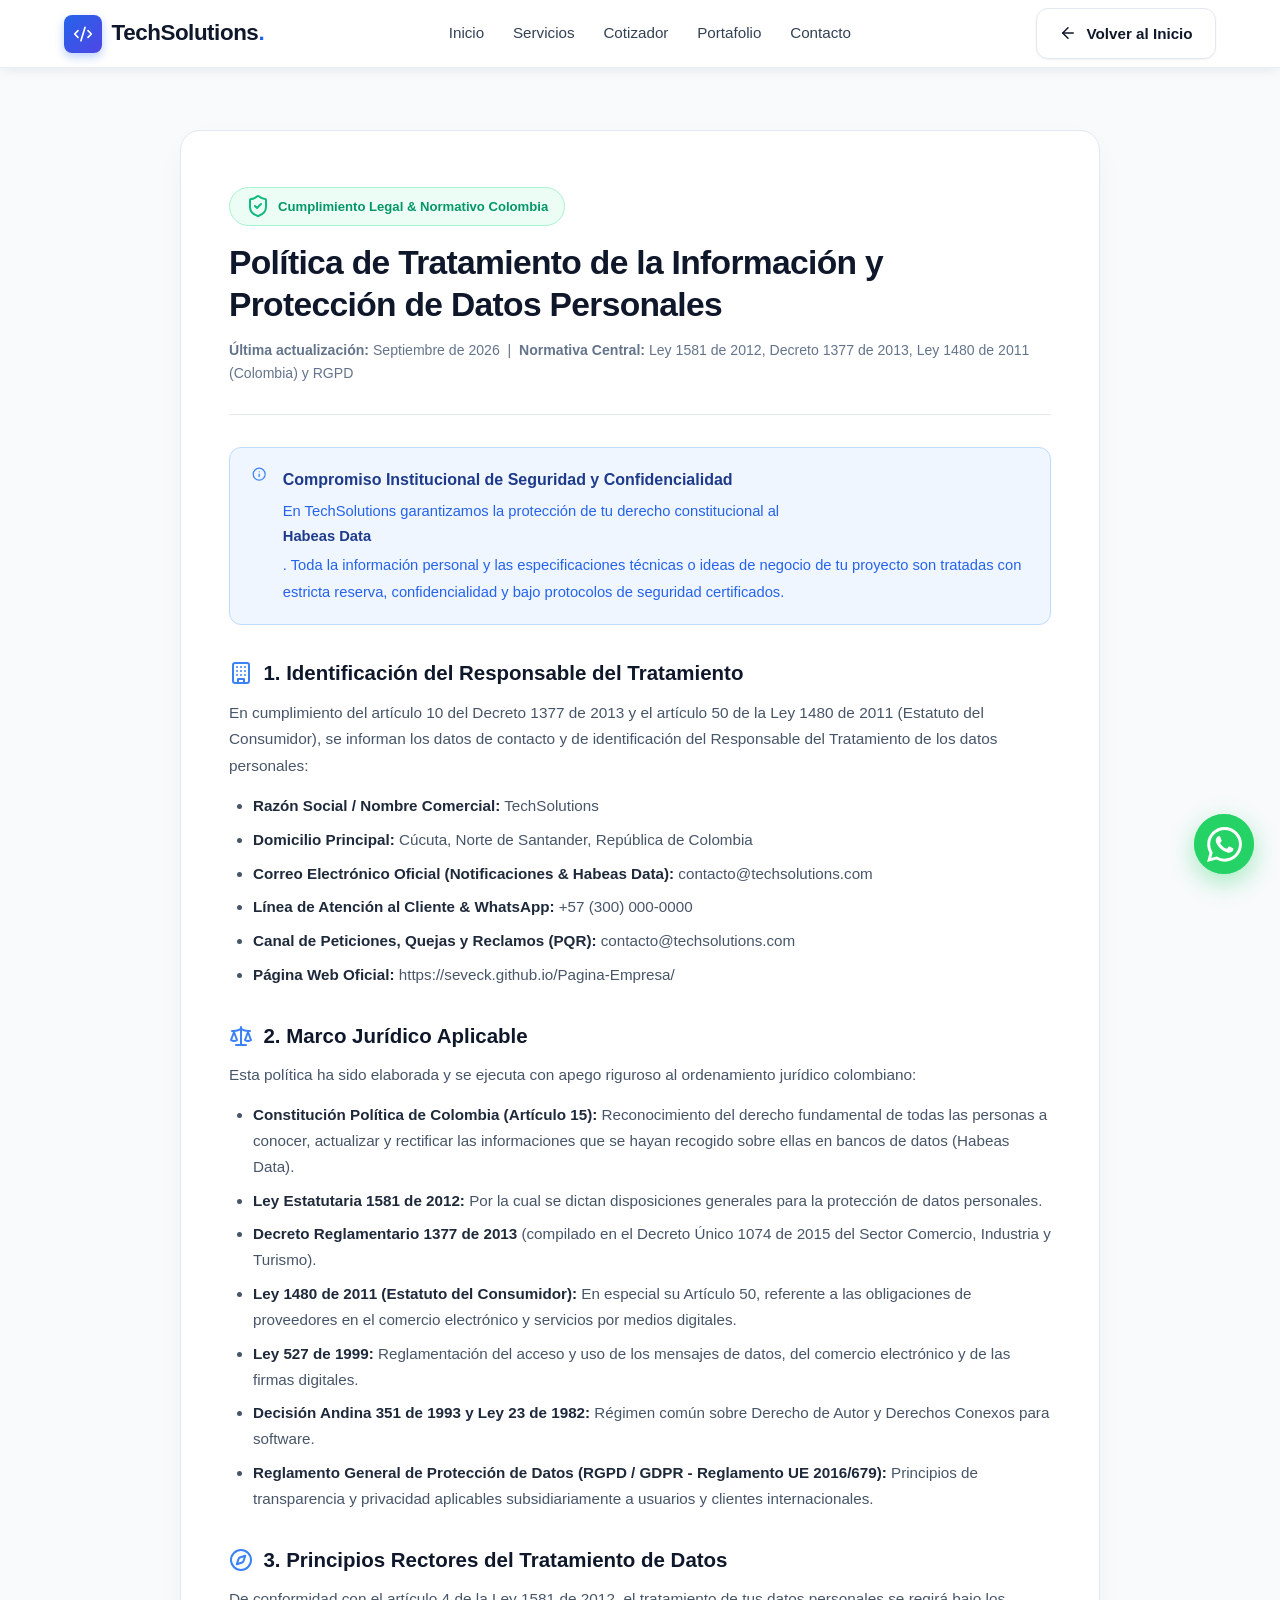
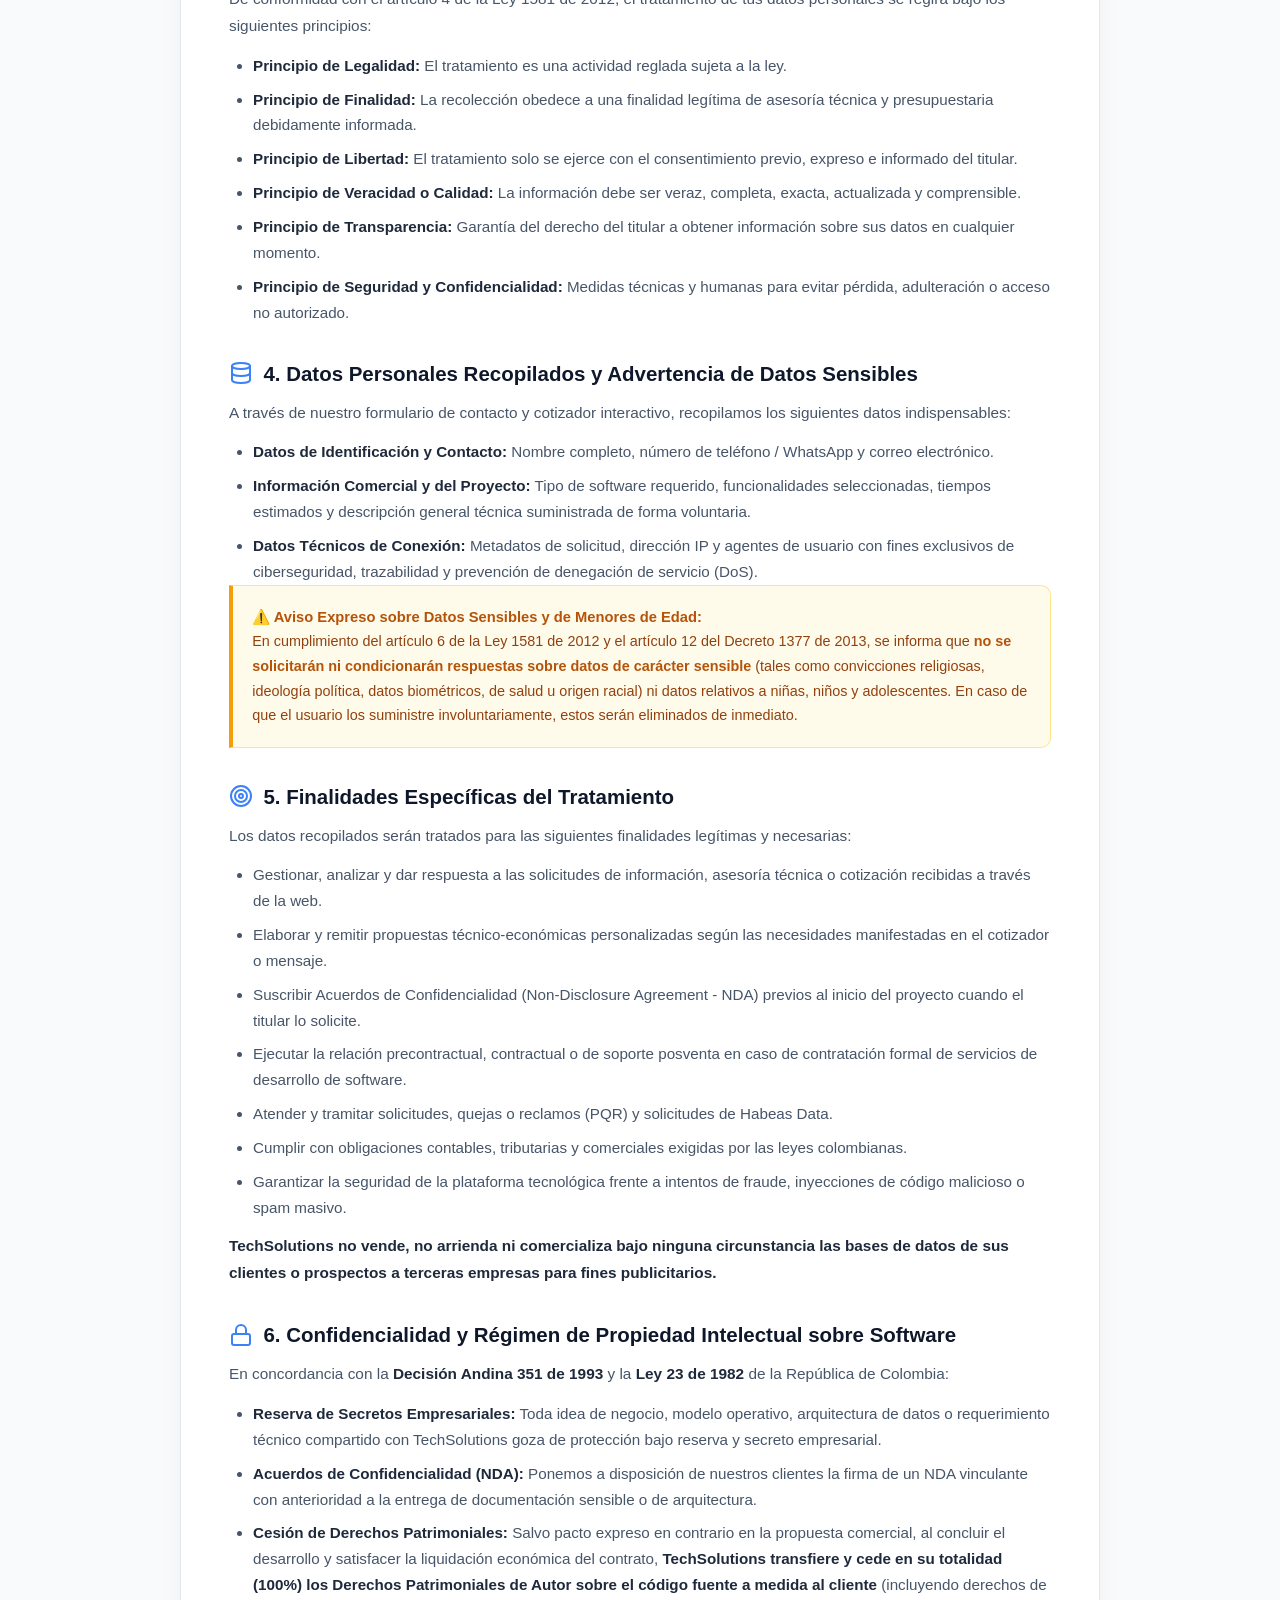
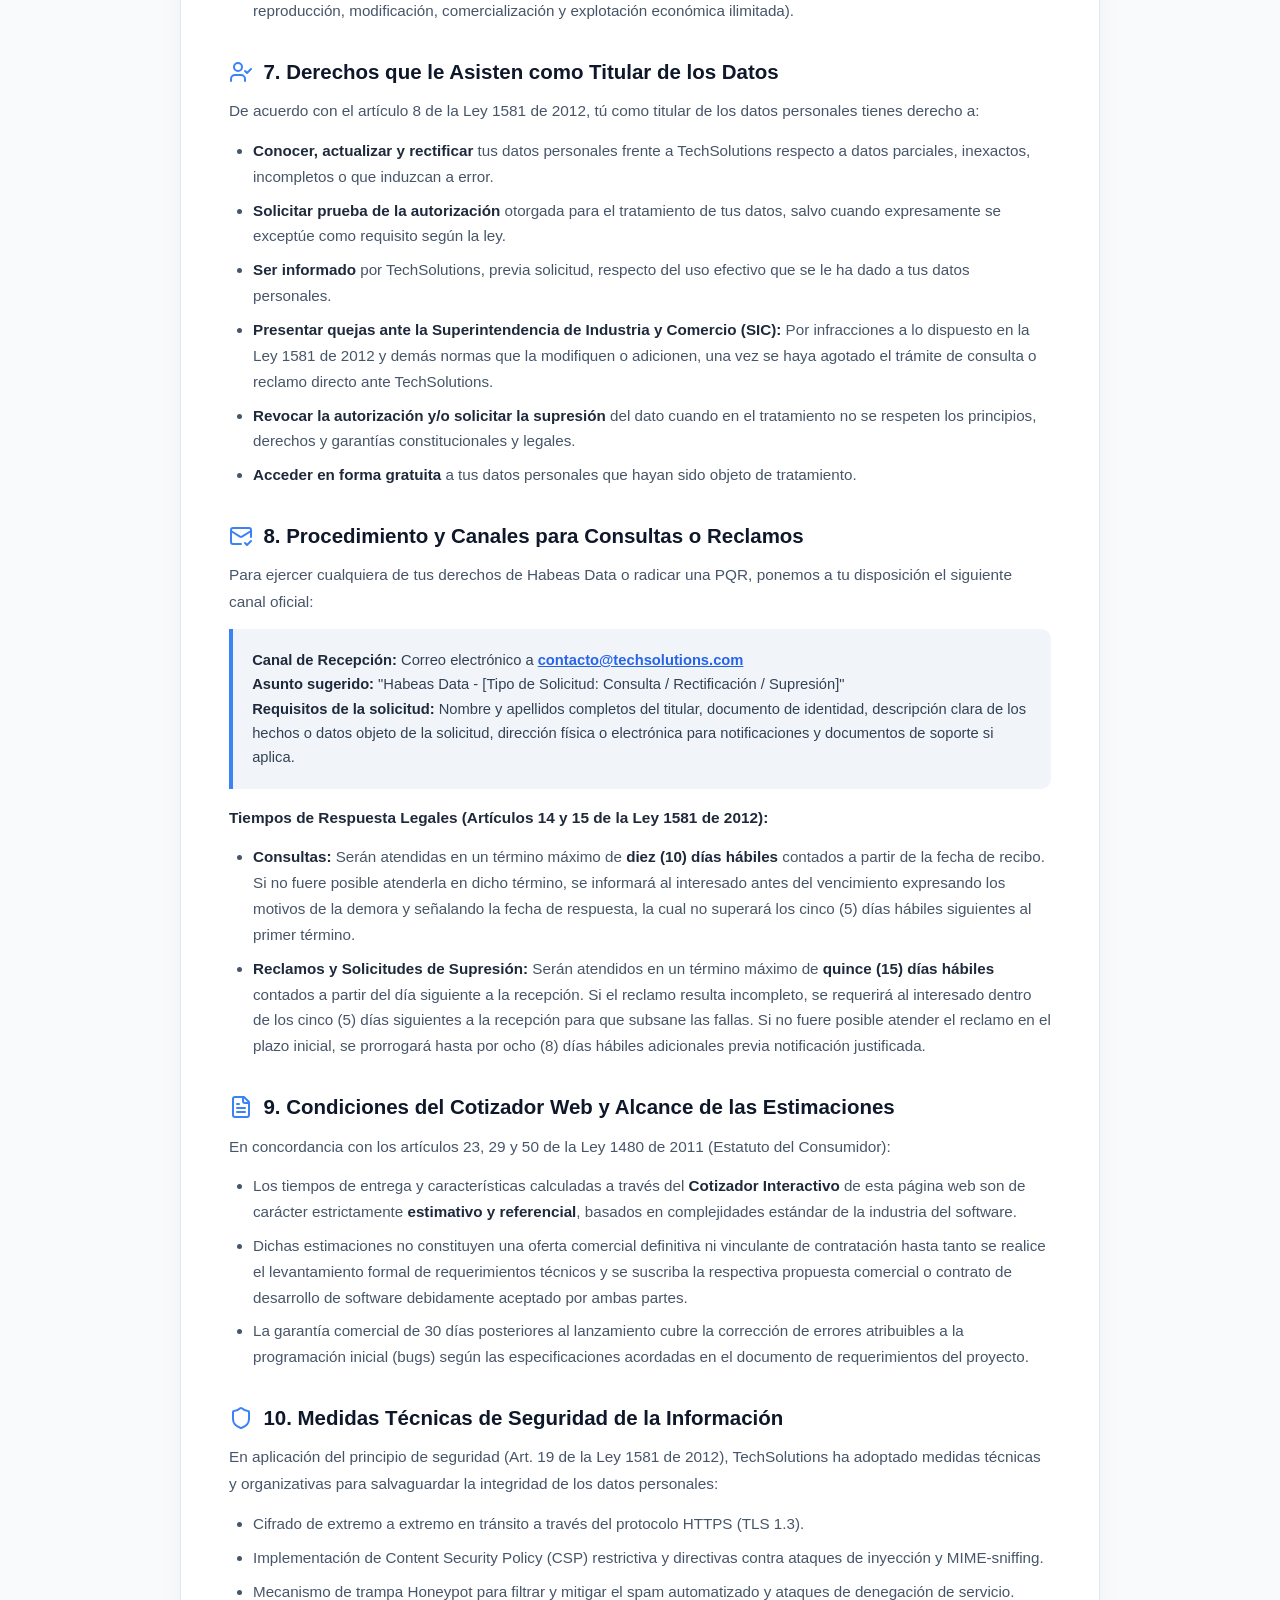
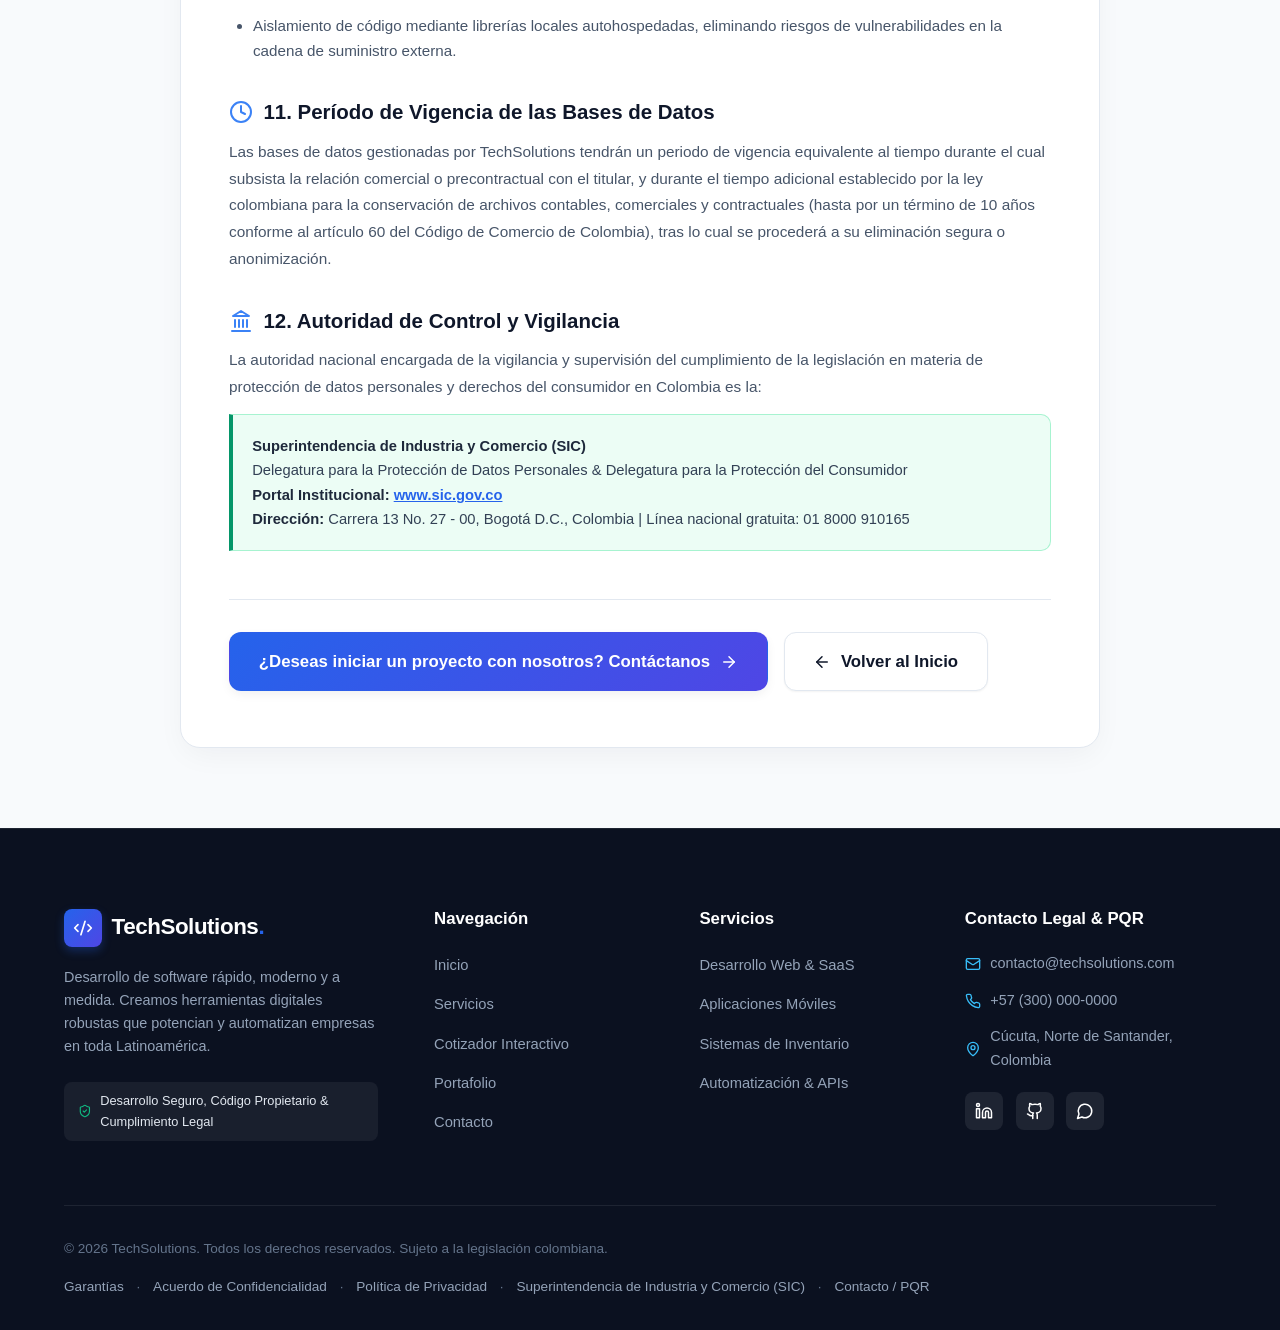
<file: politica-de-privacidad.html>
<!DOCTYPE html>
<html lang="es">
<head>
    <meta charset="UTF-8">
    <meta name="viewport" content="width=device-width, initial-scale=1.0">
    <meta http-equiv="Content-Security-Policy" content="default-src 'self'; script-src 'self' 'unsafe-inline'; style-src 'self' 'unsafe-inline' https://fonts.googleapis.com; font-src 'self' https://fonts.gstatic.com; img-src 'self' data: https:; connect-src 'self'; frame-ancestors 'self';">
    <meta http-equiv="X-Content-Type-Options" content="nosniff">
    <meta name="referrer" content="strict-origin-when-cross-origin">
    <meta name="description" content="Política de Tratamiento de la Información y Protección de Datos Personales de TechSolutions. Conforme a la Ley 1581 de 2012, Decreto 1377 de 2013 (Colombia), Ley 1480 de 2011 y estándares RGPD.">
    <title>Política de Tratamiento de Datos Personales & Legal | TechSolutions</title>
    
    <!-- Google Fonts: Plus Jakarta Sans & Inter -->
    <link rel="preconnect" href="https://fonts.googleapis.com">
    <link rel="preconnect" href="https://fonts.gstatic.com" crossorigin>
    <link href="https://fonts.googleapis.com/css2?family=Inter:wght@300;400;500;600;700&family=Plus+Jakarta+Sans:wght@500;600;700;800&display=swap" rel="stylesheet">
    
    <!-- Lucide Icons (Local Vendor) -->
    <script src="js/vendor/lucide.min.js"></script>
    
    <link rel="stylesheet" href="css/styles.css">
</head>
<body>

    <!-- Header / Navbar -->
    <header id="header" class="scrolled">
        <div class="container header-container">
            <a href="index.html" class="logo">
                <div class="logo-icon">
                    <i data-lucide="code-2"></i>
                </div>
                <span>TechSolutions<span class="logo-dot">.</span></span>
            </a>

            <nav class="nav-menu" id="navMenu">
                <ul class="nav-links">
                    <li><a href="index.html#inicio" class="nav-link">Inicio</a></li>
                    <li><a href="index.html#servicios" class="nav-link">Servicios</a></li>
                    <li><a href="index.html#cotizador" class="nav-link">Cotizador</a></li>
                    <li><a href="index.html#portafolio" class="nav-link">Portafolio</a></li>
                    <li><a href="index.html#contacto" class="nav-link">Contacto</a></li>
                </ul>

                <div class="nav-cta-mobile">
                    <a href="index.html" class="btn btn-primary btn-full">
                        <i data-lucide="arrow-left"></i>
                        <span>Volver a Inicio</span>
                    </a>
                </div>
            </nav>

            <div class="header-actions">
                <a href="index.html" class="btn btn-secondary btn-nav">
                    <i data-lucide="arrow-left"></i>
                    <span>Volver al Inicio</span>
                </a>
            </div>
        </div>
    </header>

    <main>
        <!-- Legal Content Section -->
        <section class="legal-section">
            <div class="container legal-container">
                <div class="legal-card">
                    
                    <div class="legal-header">
                        <div class="badge legal-badge">
                            <i data-lucide="shield-check" class="text-emerald"></i>
                            <span>Cumplimiento Legal & Normativo Colombia</span>
                        </div>
                        <h1 class="legal-title">Política de Tratamiento de la Información y Protección de Datos Personales</h1>
                        <p class="legal-meta">
                            <strong>Última actualización:</strong> Septiembre de 2026 &nbsp;|&nbsp; 
                            <strong>Normativa Central:</strong> Ley 1581 de 2012, Decreto 1377 de 2013, Ley 1480 de 2011 (Colombia) y RGPD
                        </p>
                    </div>

                    <div class="legal-badge-box">
                        <i data-lucide="info" class="text-blue"></i>
                        <div>
                            <strong>Compromiso Institucional de Seguridad y Confidencialidad</strong>
                            <span>
                                En TechSolutions garantizamos la protección de tu derecho constitucional al <strong>Habeas Data</strong>. Toda la información personal y las especificaciones técnicas o ideas de negocio de tu proyecto son tratadas con estricta reserva, confidencialidad y bajo protocolos de seguridad certificados.
                            </span>
                        </div>
                    </div>

                    <!-- 1. Identificación del Responsable -->
                    <div class="legal-block">
                        <h2><i data-lucide="building" class="text-blue"></i> 1. Identificación del Responsable del Tratamiento</h2>
                        <p>
                            En cumplimiento del artículo 10 del Decreto 1377 de 2013 y el artículo 50 de la Ley 1480 de 2011 (Estatuto del Consumidor), se informan los datos de contacto y de identificación del Responsable del Tratamiento de los datos personales:
                        </p>
                        <ul>
                            <li><strong>Razón Social / Nombre Comercial:</strong> TechSolutions</li>
                            <li><strong>Domicilio Principal:</strong> Cúcuta, Norte de Santander, República de Colombia</li>
                            <li><strong>Correo Electrónico Oficial (Notificaciones & Habeas Data):</strong> contacto@techsolutions.com</li>
                            <li><strong>Línea de Atención al Cliente & WhatsApp:</strong> +57 (300) 000-0000</li>
                            <li><strong>Canal de Peticiones, Quejas y Reclamos (PQR):</strong> contacto@techsolutions.com</li>
                            <li><strong>Página Web Oficial:</strong> https://seveck.github.io/Pagina-Empresa/</li>
                        </ul>
                    </div>

                    <!-- 2. Marco Normativo -->
                    <div class="legal-block">
                        <h2><i data-lucide="scale" class="text-blue"></i> 2. Marco Jurídico Aplicable</h2>
                        <p>
                            Esta política ha sido elaborada y se ejecuta con apego riguroso al ordenamiento jurídico colombiano:
                        </p>
                        <ul>
                            <li><strong>Constitución Política de Colombia (Artículo 15):</strong> Reconocimiento del derecho fundamental de todas las personas a conocer, actualizar y rectificar las informaciones que se hayan recogido sobre ellas en bancos de datos (Habeas Data).</li>
                            <li><strong>Ley Estatutaria 1581 de 2012:</strong> Por la cual se dictan disposiciones generales para la protección de datos personales.</li>
                            <li><strong>Decreto Reglamentario 1377 de 2013</strong> (compilado en el Decreto Único 1074 de 2015 del Sector Comercio, Industria y Turismo).</li>
                            <li><strong>Ley 1480 de 2011 (Estatuto del Consumidor):</strong> En especial su Artículo 50, referente a las obligaciones de proveedores en el comercio electrónico y servicios por medios digitales.</li>
                            <li><strong>Ley 527 de 1999:</strong> Reglamentación del acceso y uso de los mensajes de datos, del comercio electrónico y de las firmas digitales.</li>
                            <li><strong>Decisión Andina 351 de 1993 y Ley 23 de 1982:</strong> Régimen común sobre Derecho de Autor y Derechos Conexos para software.</li>
                            <li><strong>Reglamento General de Protección de Datos (RGPD / GDPR - Reglamento UE 2016/679):</strong> Principios de transparencia y privacidad aplicables subsidiariamente a usuarios y clientes internacionales.</li>
                        </ul>
                    </div>

                    <!-- 3. Principios Rectores -->
                    <div class="legal-block">
                        <h2><i data-lucide="compass" class="text-blue"></i> 3. Principios Rectores del Tratamiento de Datos</h2>
                        <p>
                            De conformidad con el artículo 4 de la Ley 1581 de 2012, el tratamiento de tus datos personales se regirá bajo los siguientes principios:
                        </p>
                        <ul>
                            <li><strong>Principio de Legalidad:</strong> El tratamiento es una actividad reglada sujeta a la ley.</li>
                            <li><strong>Principio de Finalidad:</strong> La recolección obedece a una finalidad legítima de asesoría técnica y presupuestaria debidamente informada.</li>
                            <li><strong>Principio de Libertad:</strong> El tratamiento solo se ejerce con el consentimiento previo, expreso e informado del titular.</li>
                            <li><strong>Principio de Veracidad o Calidad:</strong> La información debe ser veraz, completa, exacta, actualizada y comprensible.</li>
                            <li><strong>Principio de Transparencia:</strong> Garantía del derecho del titular a obtener información sobre sus datos en cualquier momento.</li>
                            <li><strong>Principio de Seguridad y Confidencialidad:</strong> Medidas técnicas y humanas para evitar pérdida, adulteración o acceso no autorizado.</li>
                        </ul>
                    </div>

                    <!-- 4. Datos Recopilados y Aviso de Datos Sensibles -->
                    <div class="legal-block">
                        <h2><i data-lucide="database" class="text-blue"></i> 4. Datos Personales Recopilados y Advertencia de Datos Sensibles</h2>
                        <p>
                            A través de nuestro formulario de contacto y cotizador interactivo, recopilamos los siguientes datos indispensables:
                        </p>
                        <ul>
                            <li><strong>Datos de Identificación y Contacto:</strong> Nombre completo, número de teléfono / WhatsApp y correo electrónico.</li>
                            <li><strong>Información Comercial y del Proyecto:</strong> Tipo de software requerido, funcionalidades seleccionadas, tiempos estimados y descripción general técnica suministrada de forma voluntaria.</li>
                            <li><strong>Datos Técnicos de Conexión:</strong> Metadatos de solicitud, dirección IP y agentes de usuario con fines exclusivos de ciberseguridad, trazabilidad y prevención de denegación de servicio (DoS).</li>
                        </ul>
                        <div class="legal-callout legal-callout-amber">
                            <strong>⚠️ Aviso Expreso sobre Datos Sensibles y de Menores de Edad:</strong><br>
                            <span>
                                En cumplimiento del artículo 6 de la Ley 1581 de 2012 y el artículo 12 del Decreto 1377 de 2013, se informa que <strong>no se solicitarán ni condicionarán respuestas sobre datos de carácter sensible</strong> (tales como convicciones religiosas, ideología política, datos biométricos, de salud u origen racial) ni datos relativos a niñas, niños y adolescentes. En caso de que el usuario los suministre involuntariamente, estos serán eliminados de inmediato.
                            </span>
                        </div>
                    </div>

                    <!-- 5. Finalidades del Tratamiento -->
                    <div class="legal-block">
                        <h2><i data-lucide="target" class="text-blue"></i> 5. Finalidades Específicas del Tratamiento</h2>
                        <p>
                            Los datos recopilados serán tratados para las siguientes finalidades legítimas y necesarias:
                        </p>
                        <ul>
                            <li>Gestionar, analizar y dar respuesta a las solicitudes de información, asesoría técnica o cotización recibidas a través de la web.</li>
                            <li>Elaborar y remitir propuestas técnico-económicas personalizadas según las necesidades manifestadas en el cotizador o mensaje.</li>
                            <li>Suscribir Acuerdos de Confidencialidad (Non-Disclosure Agreement - NDA) previos al inicio del proyecto cuando el titular lo solicite.</li>
                            <li>Ejecutar la relación precontractual, contractual o de soporte posventa en caso de contratación formal de servicios de desarrollo de software.</li>
                            <li>Atender y tramitar solicitudes, quejas o reclamos (PQR) y solicitudes de Habeas Data.</li>
                            <li>Cumplir con obligaciones contables, tributarias y comerciales exigidas por las leyes colombianas.</li>
                            <li>Garantizar la seguridad de la plataforma tecnológica frente a intentos de fraude, inyecciones de código malicioso o spam masivo.</li>
                        </ul>
                        <p class="legal-highlight">
                            <strong>TechSolutions no vende, no arrienda ni comercializa bajo ninguna circunstancia las bases de datos de sus clientes o prospectos a terceras empresas para fines publicitarios.</strong>
                        </p>
                    </div>

                    <!-- 6. Confidencialidad y Propiedad Intelectual de Software -->
                    <div class="legal-block">
                        <h2><i data-lucide="lock" class="text-blue"></i> 6. Confidencialidad y Régimen de Propiedad Intelectual sobre Software</h2>
                        <p>
                            En concordancia con la <strong>Decisión Andina 351 de 1993</strong> y la <strong>Ley 23 de 1982</strong> de la República de Colombia:
                        </p>
                        <ul>
                            <li><strong>Reserva de Secretos Empresariales:</strong> Toda idea de negocio, modelo operativo, arquitectura de datos o requerimiento técnico compartido con TechSolutions goza de protección bajo reserva y secreto empresarial.</li>
                            <li><strong>Acuerdos de Confidencialidad (NDA):</strong> Ponemos a disposición de nuestros clientes la firma de un NDA vinculante con anterioridad a la entrega de documentación sensible o de arquitectura.</li>
                            <li><strong>Cesión de Derechos Patrimoniales:</strong> Salvo pacto expreso en contrario en la propuesta comercial, al concluir el desarrollo y satisfacer la liquidación económica del contrato, <strong>TechSolutions transfiere y cede en su totalidad (100%) los Derechos Patrimoniales de Autor sobre el código fuente a medida al cliente</strong> (incluyendo derechos de reproducción, modificación, comercialización y explotación económica ilimitada).</li>
                        </ul>
                    </div>

                    <!-- 7. Derechos de los Titulares (Habeas Data) -->
                    <div class="legal-block">
                        <h2><i data-lucide="user-check" class="text-blue"></i> 7. Derechos que le Asisten como Titular de los Datos</h2>
                        <p>
                            De acuerdo con el artículo 8 de la Ley 1581 de 2012, tú como titular de los datos personales tienes derecho a:
                        </p>
                        <ul>
                            <li><strong>Conocer, actualizar y rectificar</strong> tus datos personales frente a TechSolutions respecto a datos parciales, inexactos, incompletos o que induzcan a error.</li>
                            <li><strong>Solicitar prueba de la autorización</strong> otorgada para el tratamiento de tus datos, salvo cuando expresamente se exceptúe como requisito según la ley.</li>
                            <li><strong>Ser informado</strong> por TechSolutions, previa solicitud, respecto del uso efectivo que se le ha dado a tus datos personales.</li>
                            <li><strong>Presentar quejas ante la Superintendencia de Industria y Comercio (SIC):</strong> Por infracciones a lo dispuesto en la Ley 1581 de 2012 y demás normas que la modifiquen o adicionen, una vez se haya agotado el trámite de consulta o reclamo directo ante TechSolutions.</li>
                            <li><strong>Revocar la autorización y/o solicitar la supresión</strong> del dato cuando en el tratamiento no se respeten los principios, derechos y garantías constitucionales y legales.</li>
                            <li><strong>Acceder en forma gratuita</strong> a tus datos personales que hayan sido objeto de tratamiento.</li>
                        </ul>
                    </div>

                    <!-- 8. Procedimiento para Consultas, Quejas y Reclamos (Habeas Data & PQR) -->
                    <div class="legal-block">
                        <h2><i data-lucide="mail-check" class="text-blue"></i> 8. Procedimiento y Canales para Consultas o Reclamos</h2>
                        <p>
                            Para ejercer cualquiera de tus derechos de Habeas Data o radicar una PQR, ponemos a tu disposición el siguiente canal oficial:
                        </p>
                        <div class="legal-callout">
                            <strong>Canal de Recepción:</strong> Correo electrónico a <a href="mailto:contacto@techsolutions.com">contacto@techsolutions.com</a><br>
                            <strong>Asunto sugerido:</strong> "Habeas Data - [Tipo de Solicitud: Consulta / Rectificación / Supresión]"<br>
                            <strong>Requisitos de la solicitud:</strong> Nombre y apellidos completos del titular, documento de identidad, descripción clara de los hechos o datos objeto de la solicitud, dirección física o electrónica para notificaciones y documentos de soporte si aplica.
                        </div>
                        <p class="legal-subtitle">
                            <strong>Tiempos de Respuesta Legales (Artículos 14 y 15 de la Ley 1581 de 2012):</strong>
                        </p>
                        <ul>
                            <li><strong>Consultas:</strong> Serán atendidas en un término máximo de <strong>diez (10) días hábiles</strong> contados a partir de la fecha de recibo. Si no fuere posible atenderla en dicho término, se informará al interesado antes del vencimiento expresando los motivos de la demora y señalando la fecha de respuesta, la cual no superará los cinco (5) días hábiles siguientes al primer término.</li>
                            <li><strong>Reclamos y Solicitudes de Supresión:</strong> Serán atendidos en un término máximo de <strong>quince (15) días hábiles</strong> contados a partir del día siguiente a la recepción. Si el reclamo resulta incompleto, se requerirá al interesado dentro de los cinco (5) días siguientes a la recepción para que subsane las fallas. Si no fuere posible atender el reclamo en el plazo inicial, se prorrogará hasta por ocho (8) días hábiles adicionales previa notificación justificada.</li>
                        </ul>
                    </div>

                    <!-- 9. Claridad Comercial y Cotizador (Ley 1480 de 2011) -->
                    <div class="legal-block">
                        <h2><i data-lucide="file-text" class="text-blue"></i> 9. Condiciones del Cotizador Web y Alcance de las Estimaciones</h2>
                        <p>
                            En concordancia con los artículos 23, 29 y 50 de la Ley 1480 de 2011 (Estatuto del Consumidor):
                        </p>
                        <ul>
                            <li>Los tiempos de entrega y características calculadas a través del <strong>Cotizador Interactivo</strong> de esta página web son de carácter estrictamente <strong>estimativo y referencial</strong>, basados en complejidades estándar de la industria del software.</li>
                            <li>Dichas estimaciones no constituyen una oferta comercial definitiva ni vinculante de contratación hasta tanto se realice el levantamiento formal de requerimientos técnicos y se suscriba la respectiva propuesta comercial o contrato de desarrollo de software debidamente aceptado por ambas partes.</li>
                            <li>La garantía comercial de 30 días posteriores al lanzamiento cubre la corrección de errores atribuibles a la programación inicial (bugs) según las especificaciones acordadas en el documento de requerimientos del proyecto.</li>
                        </ul>
                    </div>

                    <!-- 10. Seguridad Técnica y Ciberdefensa -->
                    <div class="legal-block">
                        <h2><i data-lucide="shield" class="text-blue"></i> 10. Medidas Técnicas de Seguridad de la Información</h2>
                        <p>
                            En aplicación del principio de seguridad (Art. 19 de la Ley 1581 de 2012), TechSolutions ha adoptado medidas técnicas y organizativas para salvaguardar la integridad de los datos personales:
                        </p>
                        <ul>
                            <li>Cifrado de extremo a extremo en tránsito a través del protocolo HTTPS (TLS 1.3).</li>
                            <li>Implementación de Content Security Policy (CSP) restrictiva y directivas contra ataques de inyección y MIME-sniffing.</li>
                            <li>Mecanismo de trampa Honeypot para filtrar y mitigar el spam automatizado y ataques de denegación de servicio.</li>
                            <li>Aislamiento de código mediante librerías locales autohospedadas, eliminando riesgos de vulnerabilidades en la cadena de suministro externa.</li>
                        </ul>
                    </div>

                    <!-- 11. Vigencia de las Bases de Datos -->
                    <div class="legal-block">
                        <h2><i data-lucide="clock" class="text-blue"></i> 11. Período de Vigencia de las Bases de Datos</h2>
                        <p>
                            Las bases de datos gestionadas por TechSolutions tendrán un periodo de vigencia equivalente al tiempo durante el cual subsista la relación comercial o precontractual con el titular, y durante el tiempo adicional establecido por la ley colombiana para la conservación de archivos contables, comerciales y contractuales (hasta por un término de 10 años conforme al artículo 60 del Código de Comercio de Colombia), tras lo cual se procederá a su eliminación segura o anonimización.
                        </p>
                    </div>

                    <!-- 12. Autoridad de Control -->
                    <div class="legal-block">
                        <h2><i data-lucide="landmark" class="text-blue"></i> 12. Autoridad de Control y Vigilancia</h2>
                        <p>
                            La autoridad nacional encargada de la vigilancia y supervisión del cumplimiento de la legislación en materia de protección de datos personales y derechos del consumidor en Colombia es la:
                        </p>
                        <div class="legal-callout legal-callout-emerald">
                            <strong>Superintendencia de Industria y Comercio (SIC)</strong><br>
                            <span>Delegatura para la Protección de Datos Personales & Delegatura para la Protección del Consumidor</span><br>
                            <strong>Portal Institucional:</strong> <a href="https://www.sic.gov.co" target="_blank" rel="noopener noreferrer">www.sic.gov.co</a><br>
                            <strong>Dirección:</strong> Carrera 13 No. 27 - 00, Bogotá D.C., Colombia | Línea nacional gratuita: 01 8000 910165
                        </div>
                    </div>

                    <div class="legal-footer-action">
                        <a href="index.html#contacto" class="btn btn-primary btn-lg">
                            <span>¿Deseas iniciar un proyecto con nosotros? Contáctanos</span>
                            <i data-lucide="arrow-right"></i>
                        </a>
                        <a href="index.html" class="btn btn-secondary btn-lg">
                            <i data-lucide="arrow-left"></i>
                            <span>Volver al Inicio</span>
                        </a>
                    </div>

                </div>
            </div>
        </section>
    </main>

    <!-- Footer -->
    <footer class="footer">
        <div class="container">
            <div class="footer-top">
                <div class="footer-brand">
                    <a href="index.html" class="logo footer-logo">
                        <div class="logo-icon">
                            <i data-lucide="code-2"></i>
                        </div>
                        <span>TechSolutions<span class="logo-dot">.</span></span>
                    </a>
                    <p class="brand-desc">
                        Desarrollo de software rápido, moderno y a medida. Creamos herramientas digitales robustas que potencian y automatizan empresas en toda Latinoamérica.
                    </p>
                    <div class="security-stamp">
                        <i data-lucide="shield-check" class="text-emerald"></i>
                        <span>Desarrollo Seguro, Código Propietario & Cumplimiento Legal</span>
                    </div>
                </div>

                <div class="footer-nav-col">
                    <h4>Navegación</h4>
                    <ul>
                        <li><a href="index.html#inicio">Inicio</a></li>
                        <li><a href="index.html#servicios">Servicios</a></li>
                        <li><a href="index.html#cotizador">Cotizador Interactivo</a></li>
                        <li><a href="index.html#portafolio">Portafolio</a></li>
                        <li><a href="index.html#contacto">Contacto</a></li>
                    </ul>
                </div>

                <div class="footer-nav-col">
                    <h4>Servicios</h4>
                    <ul>
                        <li><a href="index.html#servicios">Desarrollo Web & SaaS</a></li>
                        <li><a href="index.html#servicios">Aplicaciones Móviles</a></li>
                        <li><a href="index.html#servicios">Sistemas de Inventario</a></li>
                        <li><a href="index.html#servicios">Automatización & APIs</a></li>
                    </ul>
                </div>

                <div class="footer-nav-col">
                    <h4>Contacto Legal & PQR</h4>
                    <p class="footer-contact-item"><i data-lucide="mail"></i> contacto@techsolutions.com</p>
                    <p class="footer-contact-item"><i data-lucide="phone"></i> +57 (300) 000-0000</p>
                    <p class="footer-contact-item"><i data-lucide="map-pin"></i> Cúcuta, Norte de Santander, Colombia</p>
                    <div class="social-links">
                        <a href="#" target="_blank" rel="noopener noreferrer" aria-label="LinkedIn" class="social-btn"><i data-lucide="linkedin"></i></a>
                        <a href="#" target="_blank" rel="noopener noreferrer" aria-label="GitHub" class="social-btn"><i data-lucide="github"></i></a>
                        <a href="https://wa.me/573000000000" target="_blank" rel="noopener noreferrer" aria-label="WhatsApp" class="social-btn"><i data-lucide="message-circle"></i></a>
                    </div>
                </div>
            </div>

            <div class="footer-bottom">
                <p>&copy; 2026 TechSolutions. Todos los derechos reservados. Sujeto a la legislación colombiana.</p>
                <div class="footer-legal">
                    <a href="index.html#faq">Garantías</a>
                    <span>·</span>
                    <a href="index.html#faq">Acuerdo de Confidencialidad</a>
                    <span>·</span>
                    <a href="politica-de-privacidad.html">Política de Privacidad</a>
                    <span>·</span>
                    <a href="https://www.sic.gov.co" target="_blank" rel="noopener noreferrer">Superintendencia de Industria y Comercio (SIC)</a>
                    <span>·</span>
                    <a href="index.html#contacto">Contacto / PQR</a>
                </div>
            </div>
        </div>
    </footer>

    <!-- Floating WhatsApp Button -->
    <a href="https://wa.me/573000000000?text=Hola%20TechSolutions!%20Me%20interesa%20cotizar%20un%20proyecto%20de%20software." 
       target="_blank" 
       rel="noopener noreferrer" 
       class="whatsapp-floating-btn" 
       aria-label="Contactar por WhatsApp">
        <span class="whatsapp-tooltip">¡Hablemos de tu proyecto! 👋</span>
        <div class="whatsapp-pulse"></div>
        <svg viewBox="0 0 24 24" width="35" height="35" fill="currentColor">
            <path d="M17.472 14.382c-.297-.149-1.758-.867-2.03-.967-.273-.099-.471-.148-.67.15-.197.297-.767.966-.94 1.164-.173.199-.347.223-.644.075-.297-.15-1.255-.463-2.39-1.475-.883-.788-1.48-1.761-1.653-2.059-.173-.297-.018-.458.13-.606.134-.133.298-.347.446-.52.149-.174.198-.298.298-.497.099-.198.05-.371-.025-.52-.075-.149-.669-1.612-.916-2.207-.242-.579-.487-.5-.669-.51-.173-.008-.371-.01-.57-.01-.198 0-.52.074-.792.372-.272.297-1.04 1.016-1.04 2.479 0 1.462 1.065 2.875 1.213 3.074.149.198 2.096 3.2 5.077 4.487.709.306 1.262.489 1.694.625.712.227 1.36.195 1.871.118.571-.085 1.758-.719 2.006-1.413.248-.694.248-1.289.173-1.413-.074-.124-.272-.198-.57-.347m-5.421 7.403h-.004a9.87 9.87 0 01-5.031-1.378l-.361-.214-3.741.982.998-3.648-.235-.374a9.86 9.86 0 01-1.51-5.26c.001-5.45 4.436-9.884 9.888-9.884 2.64 0 5.122 1.03 6.988 2.898a9.825 9.825 0 012.893 6.994c-.003 5.45-4.437 9.884-9.885 9.884m8.413-18.297A11.815 11.815 0 0012.05 0C5.495 0 .16 5.335.157 11.892c0 2.096.547 4.142 1.588 5.945L.057 24l6.305-1.654a11.882 11.882 0 005.683 1.448h.005c6.554 0 11.89-5.335 11.893-11.893a11.821 11.821 0 00-3.48-8.413Z"/>
        </svg>
    </a>

    <script>
        // Initialize Lucide icons on page load
        if (window.lucide) {
            lucide.createIcons();
        }
    </script>
</body>
</html>
</file>
<file: css/styles.css>
/* ==========================================================================
   TechSolutions - Modern Design System & Styles
   ========================================================================== */

/* --- 1. Design Tokens & CSS Variables --- */
:root {
    /* Color Palette */
    --primary: #2563eb;
    --primary-hover: #1d4ed8;
    --primary-light: #eff6ff;
    --primary-gradient: linear-gradient(135deg, #2563eb 0%, #4f46e5 100%);
    --primary-glow: rgba(37, 99, 235, 0.25);

    --emerald: #10b981;
    --emerald-dark: #059669;
    --emerald-subtle: rgba(16, 185, 129, 0.1);

    --blue: #3b82f6;
    --blue-subtle: rgba(59, 130, 246, 0.1);
    --indigo: #6366f1;
    --indigo-subtle: rgba(99, 102, 241, 0.1);
    --amber: #f59e0b;
    --amber-subtle: rgba(245, 158, 11, 0.1);

    /* Backgrounds */
    --bg-body: #f8fafc;
    --bg-surface: #ffffff;
    --bg-subtle: #f1f5f9;
    --bg-dark: #0b1120;
    --bg-dark-card: #131d33;

    /* Typography */
    --text-heading: #0f172a;
    --text-body: #334155;
    --text-muted: #64748b;
    --text-light: #94a3b8;
    --text-white: #ffffff;

    --font-heading: 'Plus Jakarta Sans', -apple-system, BlinkMacSystemFont, sans-serif;
    --font-body: 'Inter', -apple-system, BlinkMacSystemFont, sans-serif;

    /* Borders & Outlines */
    --border-subtle: #e2e8f0;
    --border-focus: #3b82f6;
    --radius-sm: 8px;
    --radius-md: 12px;
    --radius-lg: 18px;
    --radius-full: 9999px;

    /* Shadows */
    --shadow-sm: 0 1px 2px 0 rgba(0, 0, 0, 0.05);
    --shadow-md: 0 4px 12px -2px rgba(15, 23, 42, 0.08);
    --shadow-lg: 0 12px 24px -4px rgba(15, 23, 42, 0.08), 0 4px 8px -2px rgba(15, 23, 42, 0.03);
    --shadow-xl: 0 24px 38px -6px rgba(15, 23, 42, 0.1), 0 8px 16px -4px rgba(15, 23, 42, 0.04);
    --shadow-glow: 0 12px 30px rgba(37, 99, 235, 0.25);

    /* Animations & Transitions */
    --transition-fast: 0.18s cubic-bezier(0.16, 1, 0.3, 1);
    --transition-normal: 0.28s cubic-bezier(0.16, 1, 0.3, 1);
    --transition-slow: 0.45s cubic-bezier(0.16, 1, 0.3, 1);
}

/* --- 2. Base & Reset --- */
*, *::before, *::after {
    margin: 0;
    padding: 0;
    box-sizing: border-box;
    word-wrap: break-word;
    overflow-wrap: break-word;
}

html {
    scroll-behavior: smooth;
    font-size: 16px;
    -webkit-text-size-adjust: 100%;
    width: 100%;
    max-width: 100%;
    overflow-x: hidden;
}

body {
    font-family: var(--font-body);
    background-color: var(--bg-body);
    color: var(--text-body);
    line-height: 1.65;
    width: 100%;
    max-width: 100%;
    overflow-x: hidden;
    position: relative;
    -webkit-font-smoothing: antialiased;
    -moz-osx-font-smoothing: grayscale;
}

body.menu-open {
    overflow: hidden;
}

main, section, header, footer {
    width: 100%;
    max-width: 100%;
    position: relative;
}

img, svg {
    max-width: 100%;
    height: auto;
    display: block;
}

a {
    color: inherit;
    text-decoration: none;
    transition: var(--transition-fast);
}

ul {
    list-style: none;
}

button, input, textarea, select {
    font-family: inherit;
    font-size: inherit;
}

.container {
    width: 90%;
    max-width: 1240px;
    margin: 0 auto;
}

/* Typography Helpers */
h1, h2, h3, h4, h5, h6 {
    font-family: var(--font-heading);
    color: var(--text-heading);
    font-weight: 700;
    line-height: 1.25;
}

.gradient-text {
    background: linear-gradient(135deg, #2563eb 0%, #7c3aed 100%);
    -webkit-background-clip: text;
    -webkit-text-fill-color: transparent;
    display: inline-block;
}

.text-emerald { color: var(--emerald); }
.text-blue { color: var(--blue); }
.text-indigo { color: var(--indigo); }
.text-amber { color: var(--amber); }

.bg-emerald { background-color: var(--emerald); }
.bg-blue { background-color: var(--blue); }
.bg-indigo { background-color: var(--indigo); }

.bg-emerald-subtle { background-color: var(--emerald-subtle); }
.bg-blue-subtle { background-color: var(--blue-subtle); }
.bg-indigo-subtle { background-color: var(--indigo-subtle); }
.bg-amber-subtle { background-color: var(--amber-subtle); }

/* Section Headers */
.section-header {
    text-align: center;
    max-width: 760px;
    margin: 0 auto 3.5rem auto;
}

.section-tag {
    display: inline-block;
    font-size: 0.8rem;
    font-weight: 700;
    letter-spacing: 1.2px;
    color: var(--primary);
    background: var(--primary-light);
    padding: 0.35rem 0.9rem;
    border-radius: var(--radius-full);
    margin-bottom: 1rem;
    text-transform: uppercase;
}

.section-header h2 {
    font-size: clamp(1.85rem, 3.5vw, 2.6rem);
    margin-bottom: 1rem;
    letter-spacing: -0.02em;
}

.section-header p {
    font-size: 1.08rem;
    color: var(--text-muted);
}

/* Badges */
.badge {
    display: inline-flex;
    align-items: center;
    gap: 0.5rem;
    padding: 0.4rem 1rem;
    border-radius: var(--radius-full);
    font-size: 0.85rem;
    font-weight: 600;
    max-width: 100%;
}

.hero-badge {
    background: rgba(37, 99, 235, 0.08);
    color: var(--primary);
    border: 1px solid rgba(37, 99, 235, 0.2);
    margin-bottom: 1.5rem;
}

.badge-pulse {
    width: 9px;
    height: 9px;
    background-color: var(--emerald);
    border-radius: 50%;
    position: relative;
    flex-shrink: 0;
}

.badge-pulse::after {
    content: '';
    position: absolute;
    top: -2px;
    left: -2px;
    width: 13px;
    height: 13px;
    border-radius: 50%;
    background-color: var(--emerald);
    opacity: 0.7;
    animation: pulseGlow 1.8s infinite;
}

@keyframes pulseGlow {
    0% { transform: scale(0.9); opacity: 0.8; }
    70% { transform: scale(2.2); opacity: 0; }
    100% { transform: scale(2.2); opacity: 0; }
}

.badge-icon {
    width: 15px;
    height: 15px;
    flex-shrink: 0;
}

.badge-accent {
    background: var(--primary-light);
    color: var(--primary);
    border: 1px solid rgba(37, 99, 235, 0.15);
    margin-bottom: 1rem;
}

.badge-light {
    background: rgba(255, 255, 255, 0.15);
    color: #ffffff;
    border: 1px solid rgba(255, 255, 255, 0.25);
    margin-bottom: 1.2rem;
}

/* Buttons */
.btn {
    display: inline-flex;
    align-items: center;
    justify-content: center;
    gap: 0.6rem;
    padding: 0.75rem 1.4rem;
    border-radius: var(--radius-md);
    font-weight: 600;
    font-size: 0.95rem;
    cursor: pointer;
    border: 1px solid transparent;
    transition: var(--transition-normal);
    text-align: center;
}

.btn-primary {
    background: var(--primary-gradient);
    color: #ffffff;
    box-shadow: var(--shadow-md);
}

.btn-primary:hover {
    box-shadow: var(--shadow-glow);
    transform: translateY(-2px);
    background: linear-gradient(135deg, #1d4ed8 0%, #4338ca 100%);
    color: #ffffff;
}

.btn-secondary {
    background-color: #ffffff;
    color: var(--text-heading);
    border: 1px solid var(--border-subtle);
    box-shadow: var(--shadow-sm);
}

.btn-secondary:hover {
    background-color: var(--bg-subtle);
    border-color: #cbd5e1;
    transform: translateY(-2px);
}

.btn-outline {
    background-color: transparent;
    color: var(--primary);
    border: 1px solid rgba(37, 99, 235, 0.3);
}

.btn-outline:hover {
    background-color: var(--primary-light);
    border-color: var(--primary);
    transform: translateY(-1px);
}

.btn-lg {
    padding: 0.9rem 1.8rem;
    font-size: 1.05rem;
    border-radius: var(--radius-md);
}

.btn-full {
    width: 100%;
}

.btn svg {
    width: 18px;
    height: 18px;
    transition: transform var(--transition-fast);
    flex-shrink: 0;
}

.btn:hover svg {
    transform: translateX(3px);
}

/* --- 3. Header & Navigation --- */
header {
    position: fixed;
    top: 0;
    left: 0;
    width: 100%;
    height: 78px;
    background-color: rgba(255, 255, 255, 0.85);
    backdrop-filter: blur(16px);
    -webkit-backdrop-filter: blur(16px);
    border-bottom: 1px solid rgba(226, 232, 240, 0.7);
    z-index: 1000;
    transition: var(--transition-normal);
}

header.scrolled {
    height: 68px;
    background-color: rgba(255, 255, 255, 0.95);
    box-shadow: var(--shadow-md);
}

.header-container {
    height: 100%;
    display: flex;
    align-items: center;
    justify-content: space-between;
}

.logo {
    display: flex;
    align-items: center;
    gap: 0.6rem;
    font-size: 1.4rem;
    font-weight: 800;
    color: var(--text-heading);
    letter-spacing: -0.02em;
    flex-shrink: 0;
}

.logo-icon {
    width: 38px;
    height: 38px;
    background: var(--primary-gradient);
    border-radius: var(--radius-sm);
    display: flex;
    align-items: center;
    justify-content: center;
    color: #ffffff;
    box-shadow: 0 4px 10px rgba(37, 99, 235, 0.3);
    flex-shrink: 0;
}

.logo-icon svg {
    width: 20px;
    height: 20px;
}

.logo-dot {
    color: var(--primary);
}

.nav-links {
    display: flex;
    align-items: center;
    gap: 1.8rem;
}

.nav-link {
    font-weight: 500;
    font-size: 0.95rem;
    color: var(--text-body);
    position: relative;
    padding: 0.4rem 0;
}

.nav-link:hover,
.nav-link.active {
    color: var(--primary);
}

.nav-link::after {
    content: '';
    position: absolute;
    bottom: 0;
    left: 0;
    width: 0;
    height: 2px;
    background: var(--primary);
    border-radius: 2px;
    transition: width var(--transition-normal);
}

.nav-link:hover::after,
.nav-link.active::after {
    width: 100%;
}

.header-actions {
    display: flex;
    align-items: center;
    gap: 1rem;
}

.nav-cta-mobile {
    display: none;
}

.hamburger {
    display: none;
    background: none;
    border: none;
    cursor: pointer;
    padding: 0.5rem;
    z-index: 1001;
}

.hamburger .bar {
    display: block;
    width: 24px;
    height: 2.5px;
    margin: 5px 0;
    background-color: var(--text-heading);
    border-radius: 2px;
    transition: var(--transition-normal);
}

.hamburger.active .bar:nth-child(1) {
    transform: translateY(7.5px) rotate(45deg);
}

.hamburger.active .bar:nth-child(2) {
    opacity: 0;
}

.hamburger.active .bar:nth-child(3) {
    transform: translateY(-7.5px) rotate(-45deg);
}

/* --- 4. Hero Section --- */
.hero {
    position: relative;
    margin-top: 78px;
    padding: 5rem 0 4.5rem 0;
    overflow: hidden;
    background: linear-gradient(180deg, rgba(239, 246, 255, 0.6) 0%, rgba(248, 250, 252, 1) 100%);
}

.hero-glow-bg {
    position: absolute;
    top: -120px;
    left: 50%;
    transform: translateX(-50%);
    width: 100%;
    max-width: 800px;
    height: 500px;
    background: radial-gradient(circle, rgba(59, 130, 246, 0.15) 0%, rgba(99, 102, 241, 0.06) 50%, transparent 75%);
    filter: blur(60px);
    pointer-events: none;
    z-index: 0;
}

.hero-grid {
    position: relative;
    z-index: 1;
    display: grid;
    grid-template-columns: 1.15fr 0.95fr;
    align-items: center;
    gap: 3.5rem;
}

.hero-title {
    font-size: clamp(2.1rem, 4vw, 3.4rem);
    letter-spacing: -0.03em;
    margin-bottom: 1.3rem;
    color: var(--text-heading);
}

.hero-subtitle {
    font-size: 1.12rem;
    color: var(--text-body);
    line-height: 1.7;
    margin-bottom: 2rem;
    max-width: 600px;
}

.hero-subtitle strong {
    color: var(--text-heading);
    font-weight: 600;
}

.hero-actions {
    display: flex;
    align-items: center;
    gap: 1.2rem;
    margin-bottom: 2.5rem;
    flex-wrap: wrap;
}

.hero-trust {
    display: flex;
    flex-wrap: wrap;
    gap: 1.5rem;
    padding-top: 1.5rem;
    border-top: 1px solid var(--border-subtle);
}

.trust-item {
    display: flex;
    align-items: center;
    gap: 0.5rem;
    font-size: 0.88rem;
    font-weight: 600;
    color: var(--text-body);
}

.trust-icon {
    width: 18px;
    height: 18px;
    flex-shrink: 0;
}

/* Mockup Window */
.hero-visual {
    position: relative;
    width: 100%;
    max-width: 100%;
}

.mockup-window {
    background-color: #ffffff;
    border-radius: var(--radius-lg);
    border: 1px solid #dbeafe;
    box-shadow: var(--shadow-xl), 0 0 50px rgba(37, 99, 235, 0.12);
    position: relative;
    transition: transform var(--transition-normal);
    width: 100%;
    max-width: 100%;
}

.mockup-header {
    background-color: #f8fafc;
    border-bottom: 1px solid var(--border-subtle);
    padding: 0.8rem 1.2rem;
    border-radius: var(--radius-lg) var(--radius-lg) 0 0;
    display: flex;
    align-items: center;
    justify-content: space-between;
    gap: 0.6rem;
}

.mockup-dots {
    display: flex;
    gap: 6px;
    flex-shrink: 0;
}

.dot {
    width: 10px;
    height: 10px;
    border-radius: 50%;
}
.dot-red { background-color: #ef4444; }
.dot-yellow { background-color: #f59e0b; }
.dot-green { background-color: #10b981; }

.mockup-title-bar {
    display: flex;
    align-items: center;
    gap: 0.4rem;
    font-size: 0.78rem;
    color: var(--text-muted);
    background: #ffffff;
    padding: 0.25rem 0.8rem;
    border-radius: var(--radius-sm);
    border: 1px solid var(--border-subtle);
    overflow: hidden;
    text-overflow: ellipsis;
    white-space: nowrap;
}

.lock-icon {
    width: 12px;
    height: 12px;
    color: var(--emerald);
    flex-shrink: 0;
}

.mockup-status {
    display: flex;
    align-items: center;
    gap: 0.4rem;
    font-size: 0.75rem;
    font-weight: 600;
    color: var(--emerald);
    flex-shrink: 0;
}

.status-indicator {
    width: 7px;
    height: 7px;
    border-radius: 50%;
    background-color: var(--emerald);
}

.mockup-body {
    padding: 1.4rem;
}

.mockup-tabs {
    display: flex;
    gap: 0.5rem;
    margin-bottom: 1.2rem;
    background-color: var(--bg-subtle);
    padding: 0.3rem;
    border-radius: var(--radius-md);
    flex-wrap: wrap;
}

.mockup-tab {
    flex: 1;
    min-width: 80px;
    display: flex;
    align-items: center;
    justify-content: center;
    gap: 0.4rem;
    padding: 0.5rem 0.6rem;
    border: none;
    background: transparent;
    font-size: 0.82rem;
    font-weight: 600;
    color: var(--text-muted);
    border-radius: var(--radius-sm);
    cursor: pointer;
    transition: var(--transition-fast);
}

.mockup-tab svg {
    width: 14px;
    height: 14px;
    flex-shrink: 0;
}

.mockup-tab:hover {
    color: var(--text-heading);
}

.mockup-tab.active {
    background-color: #ffffff;
    color: var(--primary);
    box-shadow: var(--shadow-sm);
}

.mockup-tab-content {
    display: none;
    animation: fadeIn 0.25s ease-in-out;
}

.mockup-tab-content.active {
    display: block;
}

@keyframes fadeIn {
    from { opacity: 0; transform: translateY(6px); }
    to { opacity: 1; transform: translateY(0); }
}

.mockup-kpis {
    display: grid;
    grid-template-columns: 1fr 1fr;
    gap: 1rem;
    margin-bottom: 1.2rem;
}

.kpi-card {
    background-color: #f8fafc;
    border: 1px solid var(--border-subtle);
    border-radius: var(--radius-md);
    padding: 0.9rem;
}

.kpi-label {
    display: block;
    font-size: 0.78rem;
    color: var(--text-muted);
    font-weight: 500;
}

.kpi-value {
    display: block;
    font-size: 1.5rem;
    font-weight: 800;
    font-family: var(--font-heading);
    margin: 0.2rem 0;
}

.kpi-trend {
    display: block;
    font-size: 0.72rem;
    color: var(--emerald-dark);
    font-weight: 600;
}

.mockup-chart-box {
    background: #f8fafc;
    border: 1px solid var(--border-subtle);
    border-radius: var(--radius-md);
    padding: 1rem;
}

.chart-header {
    display: flex;
    justify-content: space-between;
    align-items: center;
    font-size: 0.8rem;
    font-weight: 600;
    color: var(--text-heading);
    margin-bottom: 1rem;
}

.badge-sm {
    font-size: 0.7rem;
    font-weight: 700;
    padding: 0.2rem 0.6rem;
    border-radius: var(--radius-full);
}

.badge-green {
    background: var(--emerald-subtle);
    color: var(--emerald-dark);
}

.chart-bars {
    display: flex;
    justify-content: space-between;
    align-items: flex-end;
    height: 90px;
    padding-top: 0.5rem;
    gap: 0.3rem;
}

.bar-col {
    display: flex;
    flex-direction: column;
    align-items: center;
    gap: 0.4rem;
    flex: 1;
    max-width: 32px;
    height: 100%;
    justify-content: flex-end;
}

.bar-fill {
    width: 100%;
    background: #cbd5e1;
    border-radius: 4px 4px 0 0;
    transition: height 0.6s cubic-bezier(0.16, 1, 0.3, 1), background-color 0.2s;
}

.bar-fill.active {
    background: var(--primary-gradient);
    box-shadow: 0 4px 10px rgba(37, 99, 235, 0.3);
}

.bar-col:hover .bar-fill {
    background: var(--primary);
}

.bar-col span {
    font-size: 0.72rem;
    color: var(--text-muted);
    font-weight: 500;
}

/* Metrics List Tab */
.metrics-list {
    display: flex;
    flex-direction: column;
    gap: 0.9rem;
    padding: 0.5rem 0;
}

.metric-row {
    display: flex;
    justify-content: space-between;
    font-size: 0.85rem;
    font-weight: 600;
}

.progress-line {
    width: 100%;
    height: 8px;
    background-color: var(--bg-subtle);
    border-radius: var(--radius-full);
    overflow: hidden;
}

.progress-bar {
    height: 100%;
    background: var(--primary-gradient);
    border-radius: var(--radius-full);
}

/* Security Tab */
.security-check-grid {
    display: flex;
    flex-direction: column;
    gap: 0.8rem;
    padding: 0.5rem 0;
}

.sec-item {
    display: flex;
    align-items: flex-start;
    gap: 0.8rem;
    background: #f8fafc;
    padding: 0.8rem;
    border-radius: var(--radius-md);
    border: 1px solid var(--border-subtle);
}

.sec-item svg {
    width: 20px;
    height: 20px;
    flex-shrink: 0;
    margin-top: 2px;
}

.sec-item strong {
    font-size: 0.88rem;
    color: var(--text-heading);
    display: block;
}

.sec-item p {
    font-size: 0.78rem;
    color: var(--text-muted);
}

/* Floating Badges */
.floating-badge {
    position: absolute;
    background: #ffffff;
    border-radius: var(--radius-md);
    padding: 0.6rem 0.9rem;
    box-shadow: var(--shadow-lg);
    border: 1px solid var(--border-subtle);
    display: flex;
    align-items: center;
    gap: 0.7rem;
    z-index: 2;
    animation: floatAnimation 4.5s ease-in-out infinite;
}

.badge-top-right {
    top: -15px;
    right: 0;
    animation-delay: 0s;
}

.badge-bottom-left {
    bottom: -15px;
    left: 0;
    animation-delay: 2.2s;
}

@keyframes floatAnimation {
    0%, 100% { transform: translateY(0); }
    50% { transform: translateY(-8px); }
}

.float-icon {
    width: 32px;
    height: 32px;
    border-radius: var(--radius-sm);
    display: flex;
    align-items: center;
    justify-content: center;
    color: #ffffff;
    flex-shrink: 0;
}

.float-icon svg {
    width: 18px;
    height: 18px;
}

.float-text {
    display: flex;
    flex-direction: column;
}

.float-label {
    font-size: 0.82rem;
    font-weight: 700;
    color: var(--text-heading);
}

.float-sub {
    font-size: 0.72rem;
    color: var(--text-muted);
    font-weight: 500;
}

/* --- 5. Continuous Marquee Ticker --- */
.clients-marquee-section {
    padding: 2.5rem 0 3rem 0;
    background-color: #ffffff;
    border-top: 1px solid var(--border-subtle);
    border-bottom: 1px solid var(--border-subtle);
    overflow: hidden;
    width: 100%;
    max-width: 100%;
}

.marquee-title {
    text-align: center;
    font-size: 0.78rem;
    font-weight: 700;
    letter-spacing: 1.5px;
    color: var(--text-light);
    margin-bottom: 1.8rem;
}

.marquee-wrapper {
    width: 100%;
    max-width: 100%;
    overflow: hidden;
    white-space: nowrap;
    position: relative;
}

.marquee-wrapper::before,
.marquee-wrapper::after {
    content: '';
    position: absolute;
    top: 0;
    width: 80px;
    height: 100%;
    z-index: 2;
    pointer-events: none;
}

.marquee-wrapper::before {
    left: 0;
    background: linear-gradient(to right, #ffffff, transparent);
}

.marquee-wrapper::after {
    right: 0;
    background: linear-gradient(to left, #ffffff, transparent);
}

.marquee-track {
    display: inline-flex;
    align-items: center;
    gap: 3.5rem;
    animation: marqueeScroll 25s linear infinite;
}

.marquee-track:hover {
    animation-play-state: paused;
}

@keyframes marqueeScroll {
    0% { transform: translateX(0); }
    100% { transform: translateX(-50%); }
}

.marquee-item {
    display: inline-flex;
    align-items: center;
    gap: 0.6rem;
    font-size: 1.15rem;
    font-weight: 700;
    font-family: var(--font-heading);
    color: #64748b;
    transition: var(--transition-fast);
    flex-shrink: 0;
}

.marquee-item:hover {
    color: var(--primary);
}

.marquee-icon {
    width: 20px;
    height: 20px;
    color: #94a3b8;
    flex-shrink: 0;
}

/* --- 6. Stats Section --- */
.stats-section {
    padding: 4.5rem 0;
    background-color: var(--bg-body);
}

.stats-grid {
    display: grid;
    grid-template-columns: repeat(auto-fit, minmax(min(100%, 220px), 1fr));
    gap: 1.8rem;
}

.stat-card {
    background: #ffffff;
    border-radius: var(--radius-lg);
    padding: 2.2rem 1.8rem;
    border: 1px solid var(--border-subtle);
    box-shadow: var(--shadow-sm);
    text-align: center;
    transition: var(--transition-normal);
}

.stat-card:hover {
    transform: translateY(-5px);
    box-shadow: var(--shadow-lg);
    border-color: #cbd5e1;
}

.stat-number {
    font-size: 2.8rem;
    font-weight: 800;
    font-family: var(--font-heading);
    background: var(--primary-gradient);
    -webkit-background-clip: text;
    -webkit-text-fill-color: transparent;
    margin-bottom: 0.5rem;
    line-height: 1.1;
}

.stat-label {
    font-size: 1.05rem;
    font-weight: 700;
    color: var(--text-heading);
    margin-bottom: 0.4rem;
}

.stat-desc {
    font-size: 0.86rem;
    color: var(--text-muted);
}

/* --- 7. Services Section --- */
.services {
    padding: 6rem 0;
    background-color: #ffffff;
}

.services-grid {
    display: grid;
    grid-template-columns: repeat(auto-fit, minmax(min(100%, 260px), 1fr));
    gap: 2rem;
}

.service-card {
    background-color: #ffffff;
    border: 1px solid var(--border-subtle);
    border-radius: var(--radius-lg);
    padding: 2.4rem 2rem;
    box-shadow: var(--shadow-sm);
    transition: var(--transition-normal);
    display: flex;
    flex-direction: column;
    position: relative;
    overflow: hidden;
}

.service-card::before {
    content: '';
    position: absolute;
    top: 0;
    left: 0;
    width: 100%;
    height: 4px;
    background: transparent;
    transition: background var(--transition-normal);
}

.service-card:hover {
    transform: translateY(-6px);
    box-shadow: var(--shadow-xl);
    border-color: #bfdbfe;
}

.service-card:hover::before {
    background: var(--primary-gradient);
}

.service-icon-box {
    width: 58px;
    height: 58px;
    border-radius: var(--radius-md);
    display: flex;
    align-items: center;
    justify-content: center;
    margin-bottom: 1.6rem;
    transition: var(--transition-fast);
    flex-shrink: 0;
}

.service-card:hover .service-icon-box {
    transform: scale(1.08);
}

.service-icon {
    width: 28px;
    height: 28px;
}

.service-card h3 {
    font-size: 1.35rem;
    margin-bottom: 0.8rem;
    color: var(--text-heading);
}

.service-card p {
    font-size: 0.95rem;
    color: var(--text-body);
    margin-bottom: 1.6rem;
    line-height: 1.6;
}

.service-features {
    margin-top: auto;
    display: flex;
    flex-direction: column;
    gap: 0.65rem;
    margin-bottom: 1.8rem;
    padding-top: 1.2rem;
    border-top: 1px dashed var(--border-subtle);
}

.service-features li {
    display: flex;
    align-items: center;
    gap: 0.6rem;
    font-size: 0.88rem;
    color: var(--text-body);
}

.service-features li svg {
    width: 16px;
    height: 16px;
    color: var(--emerald);
    flex-shrink: 0;
}

.service-link {
    display: inline-flex;
    align-items: center;
    gap: 0.4rem;
    font-weight: 600;
    font-size: 0.92rem;
    color: var(--primary);
    transition: gap var(--transition-fast);
}

.service-link svg {
    width: 16px;
    height: 16px;
    transition: transform var(--transition-fast);
}

.service-link:hover {
    gap: 0.7rem;
    color: var(--primary-hover);
}

/* --- 8. Estimator / Cotizador Interactivo --- */
.estimator-section {
    padding: 5.5rem 0;
    background: linear-gradient(180deg, #f8fafc 0%, #edf2f7 100%);
}

.estimator-wrapper {
    background: #ffffff;
    border-radius: var(--radius-lg);
    border: 1px solid var(--border-subtle);
    box-shadow: var(--shadow-xl);
    padding: 3.5rem 3rem;
    max-width: 1050px;
    margin: 0 auto;
    width: 100%;
}

.estimator-header {
    text-align: center;
    max-width: 700px;
    margin: 0 auto 3rem auto;
}

.estimator-header h2 {
    font-size: clamp(1.8rem, 3vw, 2.3rem);
    margin-bottom: 0.8rem;
}

.estimator-header p {
    color: var(--text-muted);
}

.estimator-step {
    margin-bottom: 2.5rem;
}

.step-label {
    display: block;
    font-size: 1.1rem;
    font-weight: 700;
    color: var(--text-heading);
    margin-bottom: 1.2rem;
}

.option-grid {
    display: grid;
    grid-template-columns: repeat(auto-fit, minmax(min(100%, 210px), 1fr));
    gap: 1rem;
}

.option-card {
    background: #ffffff;
    border: 2px solid var(--border-subtle);
    border-radius: var(--radius-md);
    padding: 1.4rem 1.2rem;
    text-align: left;
    cursor: pointer;
    transition: var(--transition-fast);
    display: flex;
    flex-direction: column;
    gap: 0.5rem;
}

.option-card svg {
    width: 26px;
    height: 26px;
    color: var(--text-muted);
    transition: color var(--transition-fast);
    flex-shrink: 0;
}

.option-card strong {
    font-size: 1rem;
    color: var(--text-heading);
}

.option-card span {
    font-size: 0.8rem;
    color: var(--text-muted);
    line-height: 1.4;
}

.option-card:hover {
    border-color: #93c5fd;
    transform: translateY(-2px);
}

.option-card.active {
    border-color: var(--primary);
    background-color: #eff6ff;
    box-shadow: 0 4px 12px rgba(37, 99, 235, 0.12);
}

.option-card.active svg {
    color: var(--primary);
}

.checkbox-grid {
    display: grid;
    grid-template-columns: repeat(auto-fit, minmax(min(100%, 230px), 1fr));
    gap: 1rem;
}

.checkbox-card {
    display: flex;
    align-items: flex-start;
    gap: 0.9rem;
    background: #f8fafc;
    border: 1px solid var(--border-subtle);
    border-radius: var(--radius-md);
    padding: 1.1rem;
    cursor: pointer;
    transition: var(--transition-fast);
}

.checkbox-card:hover {
    background-color: #ffffff;
    border-color: #cbd5e1;
}

.checkbox-card input[type="checkbox"] {
    display: none;
}

.custom-check {
    width: 22px;
    height: 22px;
    border-radius: 6px;
    border: 2px solid #cbd5e1;
    display: flex;
    align-items: center;
    justify-content: center;
    flex-shrink: 0;
    transition: var(--transition-fast);
    background: #ffffff;
    margin-top: 2px;
}

.custom-check svg {
    width: 14px;
    height: 14px;
    color: #ffffff;
    display: none;
}

.checkbox-card input[type="checkbox"]:checked + .custom-check {
    background: var(--primary);
    border-color: var(--primary);
}

.checkbox-card input[type="checkbox"]:checked + .custom-check svg {
    display: block;
}

.checkbox-card strong {
    display: block;
    font-size: 0.92rem;
    color: var(--text-heading);
    margin-bottom: 0.2rem;
}

.checkbox-card span {
    display: block;
    font-size: 0.78rem;
    color: var(--text-muted);
}

/* Estimator Result Box */
.estimator-result-card {
    background: linear-gradient(135deg, #0f172a 0%, #1e293b 100%);
    color: #ffffff;
    border-radius: var(--radius-lg);
    padding: 2.2rem 2.5rem;
    display: flex;
    align-items: center;
    justify-content: space-between;
    gap: 2.5rem;
    flex-wrap: wrap;
    box-shadow: var(--shadow-xl);
    width: 100%;
}

.result-info {
    flex: 1;
    min-width: 0;
    width: 100%;
}

.result-tag {
    font-size: 0.75rem;
    font-weight: 700;
    letter-spacing: 1.2px;
    color: #38bdf8;
    display: block;
    margin-bottom: 0.4rem;
}

.result-info h3 {
    color: #ffffff;
    font-size: 1.45rem;
    margin-bottom: 0.4rem;
}

.result-info p {
    color: #cbd5e1;
    font-size: 0.92rem;
    margin-bottom: 1.2rem;
}

.result-badges {
    display: flex;
    flex-wrap: wrap;
    gap: 1.5rem;
}

.res-badge {
    display: flex;
    align-items: center;
    gap: 0.5rem;
    font-size: 0.88rem;
    color: #e2e8f0;
}

.res-badge strong {
    color: #ffffff;
}

.res-badge svg {
    width: 18px;
    height: 18px;
    flex-shrink: 0;
}

.result-cta {
    display: flex;
    flex-direction: column;
    align-items: center;
    gap: 0.5rem;
}

.result-note {
    font-size: 0.78rem;
    color: #94a3b8;
}

/* --- 9. Portfolio Section --- */
.portfolio {
    padding: 6rem 0;
    background-color: #ffffff;
}

.portfolio-filters {
    display: flex;
    justify-content: center;
    gap: 0.8rem;
    margin-bottom: 3.5rem;
    flex-wrap: wrap;
}

.filter-btn {
    padding: 0.65rem 1.3rem;
    background-color: var(--bg-subtle);
    border: 1px solid var(--border-subtle);
    border-radius: var(--radius-full);
    font-size: 0.9rem;
    font-weight: 600;
    color: var(--text-body);
    cursor: pointer;
    transition: var(--transition-fast);
}

.filter-btn:hover {
    background-color: #e2e8f0;
    color: var(--text-heading);
}

.filter-btn.active {
    background-color: var(--primary);
    border-color: var(--primary);
    color: #ffffff;
    box-shadow: 0 4px 10px rgba(37, 99, 235, 0.25);
}

.portfolio-grid {
    display: grid;
    grid-template-columns: repeat(auto-fit, minmax(min(100%, 300px), 1fr));
    gap: 2.5rem;
}

.portfolio-card {
    background-color: #ffffff;
    border-radius: var(--radius-lg);
    border: 1px solid var(--border-subtle);
    overflow: hidden;
    box-shadow: var(--shadow-sm);
    transition: var(--transition-normal);
    display: flex;
    flex-direction: column;
}

.portfolio-card:hover {
    transform: translateY(-6px);
    box-shadow: var(--shadow-xl);
    border-color: #cbd5e1;
}

.portfolio-image-wrapper {
    position: relative;
    height: 220px;
    overflow: hidden;
    background-color: #f1f5f9;
}

.portfolio-img {
    width: 100%;
    height: 100%;
    object-fit: cover;
    transition: transform 0.5s ease;
}

.portfolio-card:hover .portfolio-img {
    transform: scale(1.06);
}

.portfolio-badge {
    position: absolute;
    top: 1rem;
    left: 1rem;
    background: rgba(15, 23, 42, 0.85);
    backdrop-filter: blur(8px);
    color: #ffffff;
    padding: 0.35rem 0.8rem;
    border-radius: var(--radius-full);
    font-size: 0.75rem;
    font-weight: 600;
    z-index: 1;
}

.portfolio-overlay {
    position: absolute;
    top: 0;
    left: 0;
    width: 100%;
    height: 100%;
    background: rgba(15, 23, 42, 0.5);
    display: flex;
    align-items: center;
    justify-content: center;
    opacity: 0;
    transition: opacity var(--transition-normal);
}

.portfolio-card:hover .portfolio-overlay {
    opacity: 1;
}

.btn-overlay {
    background-color: #ffffff;
    color: var(--text-heading);
    padding: 0.65rem 1.2rem;
    border-radius: var(--radius-full);
    font-size: 0.85rem;
    font-weight: 600;
    display: inline-flex;
    align-items: center;
    gap: 0.4rem;
    box-shadow: var(--shadow-md);
}

.btn-overlay svg {
    width: 16px;
    height: 16px;
}

.portfolio-content {
    padding: 2rem;
    display: flex;
    flex-direction: column;
    flex: 1;
}

.portfolio-meta {
    display: flex;
    align-items: center;
    justify-content: space-between;
    margin-bottom: 0.8rem;
    font-size: 0.82rem;
    flex-wrap: wrap;
    gap: 0.4rem;
}

.category-pill {
    font-weight: 600;
    color: var(--primary);
}

.location-pill {
    color: var(--text-muted);
    display: flex;
    align-items: center;
    gap: 0.3rem;
}

.location-pill svg {
    width: 14px;
    height: 14px;
}

.portfolio-content h3 {
    font-size: 1.35rem;
    margin-bottom: 0.6rem;
    color: var(--text-heading);
}

.portfolio-content p {
    font-size: 0.92rem;
    color: var(--text-body);
    line-height: 1.55;
    margin-bottom: 1.4rem;
}

.portfolio-metrics {
    display: grid;
    grid-template-columns: 1fr 1fr;
    gap: 0.8rem;
    background: #f8fafc;
    border: 1px solid var(--border-subtle);
    border-radius: var(--radius-md);
    padding: 0.8rem 1rem;
    margin-bottom: 1.2rem;
}

.metric-mini strong {
    display: block;
    font-size: 1.2rem;
    color: var(--emerald-dark);
    font-family: var(--font-heading);
}

.metric-mini span {
    font-size: 0.75rem;
    color: var(--text-muted);
    font-weight: 500;
}

.tech-tags {
    display: flex;
    flex-wrap: wrap;
    gap: 0.5rem;
    margin-bottom: 1.5rem;
    margin-top: auto;
}

.tech-tags span {
    background-color: var(--bg-subtle);
    color: var(--text-muted);
    font-size: 0.78rem;
    font-weight: 600;
    padding: 0.25rem 0.65rem;
    border-radius: var(--radius-sm);
}

/* --- 10. Methodology / Process Section --- */
.methodology-section {
    padding: 6rem 0;
    background: #f8fafc;
}

.process-timeline {
    display: flex;
    flex-direction: column;
    gap: 2rem;
    max-width: 900px;
    margin: 0 auto;
    position: relative;
    width: 100%;
}

.process-timeline::before {
    content: '';
    position: absolute;
    top: 30px;
    bottom: 30px;
    left: 24px;
    width: 3px;
    background: linear-gradient(180deg, var(--primary) 0%, var(--emerald) 100%);
    border-radius: 2px;
}

.process-step {
    display: flex;
    align-items: flex-start;
    gap: 1.8rem;
    position: relative;
}

.step-badge {
    width: 50px;
    height: 50px;
    border-radius: 50%;
    background: #ffffff;
    border: 3px solid var(--primary);
    color: var(--primary);
    font-family: var(--font-heading);
    font-size: 1.25rem;
    font-weight: 800;
    display: flex;
    align-items: center;
    justify-content: center;
    flex-shrink: 0;
    box-shadow: 0 4px 12px rgba(37, 99, 235, 0.2);
    z-index: 1;
}

.process-step:nth-child(5) .step-badge {
    border-color: var(--emerald);
    color: var(--emerald);
}

.step-card {
    background: #ffffff;
    border: 1px solid var(--border-subtle);
    border-radius: var(--radius-lg);
    padding: 1.8rem 2rem;
    box-shadow: var(--shadow-sm);
    flex: 1;
    min-width: 0;
    transition: var(--transition-normal);
}

.step-card:hover {
    transform: translateX(6px);
    box-shadow: var(--shadow-md);
    border-color: #cbd5e1;
}

.step-icon-wrapper {
    width: 44px;
    height: 44px;
    background: var(--bg-subtle);
    border-radius: var(--radius-md);
    display: flex;
    align-items: center;
    justify-content: center;
    margin-bottom: 1rem;
    flex-shrink: 0;
}

.step-icon-wrapper svg {
    width: 22px;
    height: 22px;
}

.step-card h3 {
    font-size: 1.25rem;
    margin-bottom: 0.6rem;
    color: var(--text-heading);
}

.step-card p {
    font-size: 0.95rem;
    color: var(--text-body);
    margin-bottom: 1rem;
    line-height: 1.6;
}

.step-highlight {
    display: inline-block;
    font-size: 0.82rem;
    font-weight: 700;
    color: var(--emerald-dark);
    background: var(--emerald-subtle);
    padding: 0.3rem 0.8rem;
    border-radius: var(--radius-full);
}

/* --- 11. About Us Section --- */
.about {
    padding: 6rem 0;
    background-color: #ffffff;
}

.about-grid {
    display: grid;
    grid-template-columns: 0.9fr 1.1fr;
    gap: 4.5rem;
    align-items: center;
}

.about-image-card {
    position: relative;
    border-radius: var(--radius-lg);
    width: 100%;
    max-width: 100%;
}

.about-main-img {
    border-radius: var(--radius-lg);
    box-shadow: var(--shadow-xl);
    width: 100%;
    height: 420px;
    object-fit: cover;
}

.experience-badge {
    position: absolute;
    bottom: -20px;
    right: 0;
    background: var(--bg-dark);
    color: #ffffff;
    padding: 1.4rem 1.8rem;
    border-radius: var(--radius-lg);
    box-shadow: var(--shadow-xl);
    border: 1px solid rgba(255, 255, 255, 0.1);
    display: flex;
    align-items: center;
    gap: 1rem;
    max-width: 90%;
}

.badge-big-number {
    font-size: 2.8rem;
    font-weight: 800;
    font-family: var(--font-heading);
    color: #38bdf8;
    line-height: 1;
}

.badge-text {
    font-size: 0.88rem;
    font-weight: 600;
    line-height: 1.3;
    max-width: 120px;
}

.about-text-content h2 {
    font-size: clamp(1.9rem, 3.2vw, 2.5rem);
    margin-bottom: 1.2rem;
}

.lead-text {
    font-size: 1.1rem;
    color: var(--text-heading);
    font-weight: 500;
    line-height: 1.6;
    margin-bottom: 1rem;
}

.about-text-content p {
    font-size: 0.98rem;
    color: var(--text-body);
    margin-bottom: 2rem;
    line-height: 1.65;
}

.trust-commitments {
    display: flex;
    flex-direction: column;
    gap: 1.2rem;
    margin-bottom: 2.5rem;
}

.commitment-item {
    display: flex;
    align-items: flex-start;
    gap: 1rem;
}

.com-icon {
    width: 28px;
    height: 28px;
    flex-shrink: 0;
    margin-top: 2px;
}

.com-icon svg {
    width: 24px;
    height: 24px;
}

.commitment-item strong {
    font-size: 1rem;
    color: var(--text-heading);
    display: block;
    margin-bottom: 0.2rem;
}

.commitment-item p {
    font-size: 0.88rem;
    color: var(--text-muted);
    margin-bottom: 0;
}

/* --- 12. Testimonials Section --- */
.testimonials-section {
    padding: 6rem 0;
    background: #f8fafc;
}

.testimonials-grid {
    display: grid;
    grid-template-columns: repeat(auto-fit, minmax(min(100%, 300px), 1fr));
    gap: 2rem;
}

.testimonial-card {
    background: #ffffff;
    border-radius: var(--radius-lg);
    border: 1px solid var(--border-subtle);
    padding: 2.4rem 2rem;
    box-shadow: var(--shadow-sm);
    display: flex;
    flex-direction: column;
    transition: var(--transition-normal);
}

.testimonial-card:hover {
    transform: translateY(-5px);
    box-shadow: var(--shadow-lg);
    border-color: #cbd5e1;
}

.testimonial-card.featured {
    border: 2px solid #bfdbfe;
    box-shadow: 0 10px 25px rgba(37, 99, 235, 0.08);
}

.testimonial-stars {
    display: flex;
    gap: 4px;
    margin-bottom: 1.2rem;
}

.star {
    width: 18px;
    height: 18px;
    color: #f59e0b;
}

.star.filled {
    fill: #f59e0b;
}

.testimonial-quote {
    font-size: 0.98rem;
    line-height: 1.65;
    color: var(--text-body);
    font-style: italic;
    margin-bottom: 2rem;
    flex: 1;
}

.testimonial-author {
    display: flex;
    align-items: center;
    gap: 1rem;
    padding-top: 1.2rem;
    border-top: 1px solid var(--border-subtle);
}

.author-avatar {
    width: 48px;
    height: 48px;
    border-radius: 50%;
    display: flex;
    align-items: center;
    justify-content: center;
    font-weight: 700;
    font-size: 1rem;
    color: var(--text-heading);
    flex-shrink: 0;
}

.author-info {
    display: flex;
    flex-direction: column;
}

.author-info strong {
    font-size: 1rem;
    color: var(--text-heading);
}

.author-info span {
    font-size: 0.82rem;
    color: var(--text-muted);
}

.author-info .badge-verified,
.badge-verified {
    display: inline-flex;
    align-items: center;
    gap: 0.3rem;
    font-size: 0.72rem;
    font-weight: 600;
    color: var(--emerald-dark);
    margin-top: 0.2rem;
}

.badge-verified svg {
    width: 13px;
    height: 13px;
}

/* --- 13. FAQ Section --- */
.faq-section {
    padding: 6rem 0;
    background-color: #ffffff;
}

.faq-accordion {
    max-width: 820px;
    margin: 0 auto;
    display: flex;
    flex-direction: column;
    gap: 1rem;
    width: 100%;
}

.faq-item {
    background-color: #f8fafc;
    border: 1px solid var(--border-subtle);
    border-radius: var(--radius-md);
    overflow: hidden;
    transition: var(--transition-fast);
}

.faq-item:hover {
    border-color: #cbd5e1;
}

.faq-item.active {
    background-color: #ffffff;
    border-color: var(--primary);
    box-shadow: var(--shadow-md);
}

.faq-question {
    width: 100%;
    padding: 1.4rem 1.6rem;
    background: transparent;
    border: none;
    display: flex;
    justify-content: space-between;
    align-items: center;
    gap: 1rem;
    font-size: 1.05rem;
    font-weight: 700;
    color: var(--text-heading);
    text-align: left;
    cursor: pointer;
}

.faq-icon {
    width: 20px;
    height: 20px;
    color: var(--text-muted);
    transition: transform var(--transition-fast);
    flex-shrink: 0;
}

.faq-item.active .faq-icon {
    transform: rotate(180deg);
    color: var(--primary);
}

.faq-answer {
    padding: 0 1.6rem 1.4rem 1.6rem;
    display: none;
    color: var(--text-body);
    font-size: 0.95rem;
    line-height: 1.65;
    animation: fadeIn 0.2s ease-in;
}

.faq-item.active .faq-answer {
    display: block;
}

/* --- 14. Contact Section --- */
.contact-section {
    padding: 6rem 0;
    background: linear-gradient(180deg, #f8fafc 0%, #edf2f7 100%);
}

.contact-card-wrapper {
    display: grid;
    grid-template-columns: 1fr 1.15fr;
    background: #ffffff;
    border-radius: var(--radius-lg);
    border: 1px solid var(--border-subtle);
    box-shadow: var(--shadow-xl);
    overflow: hidden;
    width: 100%;
}

.contact-info-panel {
    background: linear-gradient(135deg, #0f172a 0%, #1e293b 100%);
    color: #ffffff;
    padding: 3.5rem 3rem;
    display: flex;
    flex-direction: column;
}

.contact-info-panel h2 {
    color: #ffffff;
    font-size: 2.1rem;
    margin-bottom: 1rem;
}

.contact-lead {
    color: #cbd5e1;
    font-size: 1rem;
    line-height: 1.6;
    margin-bottom: 2.2rem;
}

.contact-trust-points {
    display: flex;
    flex-direction: column;
    gap: 1.2rem;
    margin-bottom: 2.5rem;
}

.trust-point {
    display: flex;
    align-items: flex-start;
    gap: 0.9rem;
}

.tp-icon {
    width: 32px;
    height: 32px;
    border-radius: var(--radius-sm);
    background: rgba(255, 255, 255, 0.1);
    display: flex;
    align-items: center;
    justify-content: center;
    color: #38bdf8;
    flex-shrink: 0;
}

.tp-icon svg {
    width: 18px;
    height: 18px;
}

.trust-point strong {
    display: block;
    font-size: 0.95rem;
    color: #ffffff;
    margin-bottom: 0.15rem;
}

.trust-point span {
    font-size: 0.82rem;
    color: #94a3b8;
}

.direct-channels {
    margin-top: auto;
    display: flex;
    flex-direction: column;
    gap: 1rem;
    padding-top: 1.8rem;
    border-top: 1px solid rgba(255, 255, 255, 0.1);
}

.channel-link {
    display: flex;
    align-items: center;
    gap: 1rem;
    color: #ffffff;
    transition: var(--transition-fast);
}

.channel-link:hover:not(.no-click) {
    transform: translateX(4px);
    color: #38bdf8;
}

.channel-icon {
    width: 40px;
    height: 40px;
    border-radius: var(--radius-md);
    display: flex;
    align-items: center;
    justify-content: center;
    flex-shrink: 0;
}

.channel-icon svg {
    width: 20px;
    height: 20px;
}

.bg-blue-light { background: rgba(59, 130, 246, 0.2); color: #60a5fa; }
.bg-emerald-light { background: rgba(16, 185, 129, 0.2); color: #34d399; }
.bg-indigo-light { background: rgba(99, 102, 241, 0.2); color: #818cf8; }

.ch-label {
    display: block;
    font-size: 0.75rem;
    color: #94a3b8;
}

.ch-val {
    display: block;
    font-size: 0.95rem;
    font-weight: 600;
    word-break: break-all;
}

/* Right Side: Form Panel */
.contact-form-panel {
    padding: 3.5rem 3rem;
}

.form-header {
    margin-bottom: 2rem;
}

.form-header h3 {
    font-size: 1.6rem;
    margin-bottom: 0.4rem;
}

.form-header p {
    color: var(--text-muted);
    font-size: 0.95rem;
}

#formHoneypot {
    opacity: 0;
    position: absolute;
    left: -9999px;
    height: 0;
    width: 0;
}

.styled-form {
    display: flex;
    flex-direction: column;
    gap: 1.4rem;
}

.form-row {
    display: grid;
    grid-template-columns: 1fr 1fr;
    gap: 1.2rem;
}

.form-group {
    display: flex;
    flex-direction: column;
    gap: 0.4rem;
}

.form-group label {
    font-size: 0.88rem;
    font-weight: 600;
    color: var(--text-heading);
}

.required {
    color: #ef4444;
}

.input-with-icon {
    position: relative;
    display: flex;
    align-items: center;
}

.input-icon {
    position: absolute;
    left: 14px;
    width: 18px;
    height: 18px;
    color: #94a3b8;
    pointer-events: none;
}

.input-with-icon input,
.input-with-icon select,
.styled-form textarea {
    width: 100%;
    padding: 0.8rem 1rem 0.8rem 2.7rem;
    border: 1px solid #cbd5e1;
    border-radius: var(--radius-md);
    background-color: #ffffff;
    color: var(--text-heading);
    font-size: 1rem;
    transition: var(--transition-fast);
}

.styled-form textarea {
    padding-left: 1rem;
    resize: vertical;
    min-height: 110px;
}

.input-with-icon input:focus,
.input-with-icon select:focus,
.styled-form textarea:focus {
    outline: none;
    border-color: var(--primary);
    box-shadow: 0 0 0 3px rgba(37, 99, 235, 0.15);
}

.error-msg {
    font-size: 0.78rem;
    color: #ef4444;
    display: none;
}

.form-group.has-error .error-msg {
    display: block;
}

.form-group.has-error input,
.form-group.has-error textarea {
    border-color: #ef4444;
}

.form-agreement {
    margin: 0.4rem 0;
}

.checkbox-simple {
    display: flex;
    align-items: flex-start;
    gap: 0.7rem;
    cursor: pointer;
    font-size: 0.84rem;
    color: var(--text-muted);
    line-height: 1.4;
}

.checkbox-simple input {
    margin-top: 3px;
    flex-shrink: 0;
}

/* --- 15. Footer --- */
.footer {
    background-color: var(--bg-dark);
    color: #cbd5e1;
    padding: 5rem 0 2rem 0;
    border-top: 1px solid rgba(255, 255, 255, 0.08);
}

.footer-top {
    display: grid;
    grid-template-columns: 1.5fr 1fr 1fr 1.2fr;
    gap: 3.5rem;
    margin-bottom: 4rem;
}

.footer-logo {
    color: #ffffff;
    margin-bottom: 1.2rem;
}

.brand-desc {
    font-size: 0.9rem;
    color: #94a3b8;
    line-height: 1.6;
    margin-bottom: 1.5rem;
    max-width: 320px;
}

.security-stamp {
    display: inline-flex;
    align-items: center;
    gap: 0.5rem;
    background: rgba(255, 255, 255, 0.06);
    padding: 0.5rem 0.9rem;
    border-radius: var(--radius-sm);
    font-size: 0.8rem;
    color: #e2e8f0;
}

.security-stamp svg {
    width: 18px;
    height: 18px;
}

.footer-nav-col h4 {
    color: #ffffff;
    font-size: 1.05rem;
    margin-bottom: 1.4rem;
}

.footer-nav-col ul {
    display: flex;
    flex-direction: column;
    gap: 0.8rem;
}

.footer-nav-col ul li a {
    font-size: 0.92rem;
    color: #94a3b8;
    transition: var(--transition-fast);
}

.footer-nav-col ul li a:hover {
    color: #ffffff;
    padding-left: 4px;
}

.footer-contact-item {
    display: flex;
    align-items: center;
    gap: 0.6rem;
    font-size: 0.9rem;
    color: #94a3b8;
    margin-bottom: 0.8rem;
    word-break: break-word;
}

.footer-contact-item svg {
    width: 16px;
    height: 16px;
    color: #38bdf8;
    flex-shrink: 0;
}

.social-links {
    display: flex;
    gap: 0.8rem;
    margin-top: 1.2rem;
}

.social-btn {
    width: 38px;
    height: 38px;
    border-radius: var(--radius-sm);
    background: rgba(255, 255, 255, 0.08);
    display: flex;
    align-items: center;
    justify-content: center;
    color: #ffffff;
    transition: var(--transition-fast);
    flex-shrink: 0;
}

.social-btn svg {
    width: 18px;
    height: 18px;
}

.social-btn:hover {
    background: var(--primary);
    transform: translateY(-2px);
}

.footer-bottom {
    display: flex;
    justify-content: space-between;
    align-items: center;
    padding-top: 2rem;
    border-top: 1px solid rgba(255, 255, 255, 0.08);
    font-size: 0.85rem;
    color: #64748b;
    flex-wrap: wrap;
    gap: 1rem;
}

.footer-legal {
    display: flex;
    gap: 0.8rem;
}

.footer-legal a {
    color: #94a3b8;
}

.footer-legal a:hover {
    color: #ffffff;
}

/* --- 16. Floating WhatsApp Button & Back to Top --- */
.whatsapp-floating-btn {
    position: fixed;
    bottom: 26px;
    right: 26px;
    width: 60px;
    height: 60px;
    background-color: #25d366;
    color: #ffffff;
    border-radius: 50%;
    display: flex;
    align-items: center;
    justify-content: center;
    box-shadow: 0 8px 24px rgba(37, 211, 102, 0.4);
    z-index: 999;
    transition: transform var(--transition-normal), box-shadow var(--transition-normal);
}

.whatsapp-floating-btn:hover {
    transform: scale(1.1);
    box-shadow: 0 12px 28px rgba(37, 211, 102, 0.55);
}

.whatsapp-floating-btn svg {
    width: 35px;
    height: 35px;
    fill: currentColor;
    display: block;
    transition: transform var(--transition-fast);
}

.whatsapp-floating-btn:hover svg {
    transform: scale(1.04);
}

.whatsapp-pulse {
    position: absolute;
    width: 100%;
    height: 100%;
    border-radius: 50%;
    background-color: #25d366;
    opacity: 0.6;
    animation: waPulse 2s infinite;
    z-index: -1;
}

@keyframes waPulse {
    0% { transform: scale(1); opacity: 0.6; }
    100% { transform: scale(1.6); opacity: 0; }
}

.whatsapp-tooltip {
    position: absolute;
    right: 70px;
    background: #0f172a;
    color: #ffffff;
    padding: 0.5rem 0.9rem;
    border-radius: var(--radius-md);
    font-size: 0.82rem;
    font-weight: 600;
    white-space: nowrap;
    box-shadow: var(--shadow-lg);
    pointer-events: none;
    opacity: 0;
    transform: translateX(10px);
    transition: var(--transition-fast);
}

.whatsapp-floating-btn:hover .whatsapp-tooltip {
    opacity: 1;
    transform: translateX(0);
}

/* Back To Top Button */
.back-to-top {
    position: fixed;
    bottom: 96px;
    right: 32px;
    width: 44px;
    height: 44px;
    border-radius: 50%;
    background: #ffffff;
    border: 1px solid var(--border-subtle);
    color: var(--text-heading);
    display: flex;
    align-items: center;
    justify-content: center;
    box-shadow: var(--shadow-md);
    cursor: pointer;
    z-index: 998;
    opacity: 0;
    visibility: hidden;
    transform: translateY(10px);
    transition: var(--transition-normal);
}

.back-to-top.visible {
    opacity: 1;
    visibility: visible;
    transform: translateY(0);
}

.back-to-top:hover {
    background: var(--primary);
    color: #ffffff;
    border-color: var(--primary);
    transform: translateY(-3px);
}

.back-to-top svg {
    width: 20px;
    height: 20px;
}

/* --- 17. Modal Windows & Toast --- */
.project-modal {
    position: fixed;
    top: 0;
    left: 0;
    width: 100%;
    height: 100%;
    z-index: 2000;
    display: flex;
    align-items: center;
    justify-content: center;
    opacity: 0;
    visibility: hidden;
    transition: var(--transition-normal);
    padding: 1.5rem;
}

.project-modal.active {
    opacity: 1;
    visibility: visible;
}

.modal-backdrop {
    position: absolute;
    top: 0;
    left: 0;
    width: 100%;
    height: 100%;
    background-color: rgba(15, 23, 42, 0.7);
    backdrop-filter: blur(8px);
}

.modal-container {
    position: relative;
    background: #ffffff;
    border-radius: var(--radius-lg);
    max-width: 850px;
    width: 100%;
    max-height: 90vh;
    overflow-y: auto;
    box-shadow: var(--shadow-xl);
    z-index: 1;
    transform: translateY(20px) scale(0.97);
    transition: transform var(--transition-normal);
}

.project-modal.active .modal-container {
    transform: translateY(0) scale(1);
}

.modal-close {
    position: absolute;
    top: 1.2rem;
    right: 1.4rem;
    background: #f1f5f9;
    border: none;
    font-size: 1.8rem;
    line-height: 1;
    width: 38px;
    height: 38px;
    border-radius: 50%;
    cursor: pointer;
    display: flex;
    align-items: center;
    justify-content: center;
    color: var(--text-body);
    transition: var(--transition-fast);
    z-index: 2;
}

.modal-close:hover {
    background: #e2e8f0;
    color: var(--text-heading);
}

.modal-body {
    padding: 2.5rem;
}

.modal-challenge-grid {
    display: grid;
    grid-template-columns: 1fr 1fr;
    gap: 1.2rem;
    margin-bottom: 1.8rem;
}

/* Modal Internal Semantic Components */
.modal-project-title {
    font-size: 1.85rem;
    margin-bottom: 0.5rem;
    color: var(--text-heading);
}

.modal-client-meta {
    color: var(--text-muted);
    font-size: 0.95rem;
    margin-bottom: 1.2rem;
}

.modal-image-wrapper {
    border-radius: var(--radius-md);
    overflow: hidden;
    height: 260px;
    margin-bottom: 1.8rem;
    box-shadow: var(--shadow-md);
}

.modal-image {
    width: 100%;
    height: 100%;
    object-fit: cover;
    display: block;
}

.modal-challenge-card {
    background: #f8fafc;
    padding: 1.2rem;
    border-radius: var(--radius-md);
    border: 1px solid var(--border-subtle);
}

.modal-challenge-title {
    color: var(--text-heading);
    display: block;
    margin-bottom: 0.5rem;
    font-size: 1rem;
}

.modal-challenge-text {
    font-size: 0.9rem;
    color: var(--text-body);
    line-height: 1.55;
}

.modal-results-section {
    margin-bottom: 1.8rem;
}

.modal-results-title {
    color: var(--text-heading);
    display: block;
    margin-bottom: 0.8rem;
    font-size: 1.05rem;
}

.modal-results-list {
    display: flex;
    flex-direction: column;
    gap: 0.6rem;
}

.modal-result-item {
    display: flex;
    align-items: center;
    gap: 0.6rem;
    font-size: 0.92rem;
    color: var(--text-heading);
}

.modal-result-item svg,
.modal-result-item i {
    width: 18px;
    height: 18px;
    flex-shrink: 0;
}

.modal-tech-stack {
    display: flex;
    flex-wrap: wrap;
    gap: 0.5rem;
    margin-bottom: 2rem;
    padding-top: 1rem;
    border-top: 1px solid var(--border-subtle);
}

.modal-tech-pill {
    background: var(--blue-subtle);
    color: var(--blue);
    font-weight: 600;
    font-size: 0.8rem;
    padding: 0.3rem 0.8rem;
    border-radius: 6px;
}

.modal-actions {
    display: flex;
    gap: 1rem;
    flex-wrap: wrap;
}

.modal-actions .btn {
    flex: 1;
}

/* Modal Open Body State */
body.modal-open {
    overflow: hidden;
}

/* Portfolio Filter State */
.portfolio-card.is-hidden {
    display: none;
}

/* Estimator & Form Clean Utilities */
.result-disclaimer {
    font-size: 0.78rem;
    color: #94a3b8;
    margin-top: 0.7rem;
    line-height: 1.4;
    text-align: center;
}

.checkbox-consent {
    display: flex;
    gap: 0.5rem;
    align-items: flex-start;
    cursor: pointer;
    font-size: 0.85rem;
    color: var(--text-muted);
}

.checkbox-consent input[type="checkbox"] {
    margin-top: 0.25rem;
    flex-shrink: 0;
}

.checkbox-consent a {
    color: var(--primary);
    text-decoration: underline;
    transition: color var(--transition-fast);
}

.checkbox-consent a:hover {
    color: var(--primary-dark);
}

.privacy-error {
    display: none;
    color: var(--rose);
    font-size: 0.8rem;
    margin-top: 0.35rem;
}

.privacy-error.is-visible {
    display: block;
}

/* Toast Notification */
.toast-notification {
    position: fixed;
    top: 24px;
    right: 24px;
    background: #ffffff;
    border-radius: var(--radius-md);
    border-left: 4px solid var(--emerald);
    box-shadow: var(--shadow-xl);
    padding: 1rem 1.4rem;
    display: flex;
    align-items: center;
    gap: 0.9rem;
    z-index: 3000;
    transform: translateX(120%);
    transition: transform var(--transition-normal);
    max-width: calc(100vw - 48px);
}

.toast-notification.show {
    transform: translateX(0);
}

.toast-icon svg {
    width: 24px;
    height: 24px;
    flex-shrink: 0;
}

.toast-text strong {
    display: block;
    font-size: 0.92rem;
    color: var(--text-heading);
}

.toast-text span {
    font-size: 0.82rem;
    color: var(--text-muted);
}

/* --- 18. Robust Responsive Media Queries --- */

/* Tablet (1024px and below) */
@media (max-width: 1024px) {
    .hero-grid {
        grid-template-columns: 1fr;
        gap: 3.5rem;
        text-align: center;
    }

    .hero-subtitle {
        margin: 0 auto 2rem auto;
    }

    .hero-actions {
        justify-content: center;
    }

    .hero-trust {
        justify-content: center;
    }

    .hero-visual {
        max-width: 600px;
        margin: 0 auto;
    }

    .about-grid {
        grid-template-columns: 1fr;
        gap: 3rem;
    }

    .about-image-card {
        max-width: 600px;
        margin: 0 auto;
    }

    .contact-card-wrapper {
        grid-template-columns: 1fr;
    }

    .footer-top {
        grid-template-columns: 1fr 1fr;
        gap: 2.5rem;
    }
}

/* Mobile & Small Tablets (768px and below) */
@media (max-width: 768px) {
    .container {
        width: 92%;
    }

    .hamburger {
        display: block;
    }

    .btn-nav {
        display: none;
    }

    .nav-menu {
        position: fixed;
        top: 78px;
        left: 0;
        right: 0;
        width: 100%;
        max-width: 100%;
        background-color: #ffffff;
        box-shadow: var(--shadow-xl);
        padding: 2rem 1.5rem;
        display: flex;
        flex-direction: column;
        gap: 1.5rem;
        transform: translateY(-150%);
        transition: transform var(--transition-normal);
        z-index: 999;
        border-bottom: 1px solid var(--border-subtle);
    }

    .nav-menu.active {
        transform: translateY(0);
    }

    .nav-links {
        flex-direction: column;
        align-items: flex-start;
        gap: 1.2rem;
        width: 100%;
    }

    .nav-link {
        font-size: 1.1rem;
        width: 100%;
    }

    .nav-cta-mobile {
        display: block;
        width: 100%;
        padding-top: 1rem;
        border-top: 1px solid var(--border-subtle);
    }

    .hero {
        padding: 3.5rem 0 3rem 0;
    }

    .hero-glow-bg {
        max-width: 100%;
    }

    /* Floating badges removed from mobile to prevent horizontal viewport expansion */
    .floating-badge.badge-top-right,
    .floating-badge.badge-bottom-left {
        display: none;
    }

    .mockup-window {
        overflow: hidden;
    }

    .mockup-body {
        padding: 1.2rem 1rem;
    }

    /* About section image and badge */
    .about-image-card {
        display: flex;
        flex-direction: column;
        align-items: center;
    }

    .about-main-img {
        height: 280px;
        width: 100%;
    }

    .experience-badge {
        position: static;
        margin-top: 1.2rem;
        right: auto;
        bottom: auto;
        width: 100%;
        max-width: 100%;
        justify-content: center;
        padding: 1.2rem 1.4rem;
    }

    /* Estimator */
    .estimator-wrapper {
        padding: 2rem 1.4rem;
    }

    .estimator-result-card {
        padding: 1.8rem 1.4rem;
        flex-direction: column;
        align-items: stretch;
    }

    .result-info {
        min-width: 0;
        width: 100%;
    }

    .result-badges {
        flex-direction: column;
        gap: 0.8rem;
    }

    .result-cta {
        width: 100%;
    }

    .result-cta .btn {
        width: 100%;
        white-space: normal;
        line-height: 1.35;
        padding: 0.9rem 1rem;
    }

    /* Timeline */
    .process-timeline::before {
        left: 20px;
    }

    .step-badge {
        width: 42px;
        height: 42px;
        font-size: 1.1rem;
    }

    .form-row {
        grid-template-columns: 1fr;
    }

    .contact-info-panel,
    .contact-form-panel {
        padding: 2.4rem 1.6rem;
    }

    .footer-top {
        grid-template-columns: 1fr;
        gap: 2.5rem;
    }

    .footer-bottom {
        flex-direction: column;
        text-align: center;
        gap: 1rem;
    }

    /* Floating WhatsApp Button & Tooltip */
    .whatsapp-floating-btn {
        bottom: 18px;
        right: 18px;
        width: 54px;
        height: 54px;
    }

    .whatsapp-floating-btn svg {
        width: 31px;
        height: 31px;
    }

    .whatsapp-tooltip,
    .whatsapp-floating-btn:hover .whatsapp-tooltip {
        display: none;
    }

    .back-to-top {
        bottom: 82px;
        right: 22px;
        width: 42px;
        height: 42px;
    }
}

/* Narrow Smartphones (640px and below) */
@media (max-width: 640px) {
    /* Force single column for all grid cards so nothing ever pushes outside */
    .portfolio-grid,
    .testimonials-grid,
    .services-grid,
    .stats-grid,
    .option-grid,
    .checkbox-grid,
    .form-row,
    .modal-challenge-grid {
        grid-template-columns: 1fr;
    }

    .portfolio-meta {
        flex-direction: column;
        align-items: flex-start;
        gap: 0.3rem;
    }

    .modal-body {
        padding: 1.6rem 1.2rem;
    }

    .modal-close {
        top: 0.8rem;
        right: 0.8rem;
        width: 34px;
        height: 34px;
        font-size: 1.5rem;
    }

    .process-timeline::before {
        left: 17px;
    }

    .process-step {
        gap: 1rem;
    }

    .step-badge {
        width: 36px;
        height: 36px;
        font-size: 0.95rem;
    }

    .step-card {
        padding: 1.3rem 1rem;
    }
}

/* Smallest Devices (480px and below) */
@media (max-width: 480px) {
    .container {
        width: 93%;
        padding: 0 2px;
    }

    .hero-title {
        font-size: 1.85rem;
        line-height: 1.25;
    }

    .hero-subtitle {
        font-size: 0.98rem;
    }

    .hero-actions {
        flex-direction: column;
        width: 100%;
        gap: 0.8rem;
    }

    .hero-actions .btn {
        width: 100%;
        padding: 0.85rem 1rem;
        font-size: 0.95rem;
    }

    .hero-trust {
        flex-direction: column;
        align-items: flex-start;
        gap: 0.7rem;
    }

    .mockup-header {
        padding: 0.6rem 0.8rem;
    }

    .mockup-title-bar {
        font-size: 0.68rem;
        max-width: 140px;
    }

    .mockup-tabs {
        flex-direction: column;
        gap: 0.3rem;
    }

    .mockup-tab {
        width: 100%;
        padding: 0.55rem;
    }

    .mockup-kpis {
        grid-template-columns: 1fr;
    }

    .section-header h2 {
        font-size: 1.7rem;
    }

    .service-card {
        padding: 1.8rem 1.2rem;
    }

    .portfolio-content {
        padding: 1.4rem 1.1rem;
    }

    .testimonial-card {
        padding: 1.8rem 1.2rem;
    }

    .contact-info-panel,
    .contact-form-panel {
        padding: 1.8rem 1.1rem;
    }

    /* 16px font-size prevents iOS Safari from automatically zooming into inputs and distorting viewport */
    .input-with-icon input,
    .input-with-icon select,
    .styled-form textarea {
        font-size: 16px;
    }
}

/* ==========================================================================
   Legal Pages (Política de Privacidad y Términos)
   ========================================================================== */
.legal-section {
    padding: 130px 0 80px;
    min-height: 85vh;
    background: #f8fafc;
}

.legal-container {
    max-width: 920px;
    margin: 0 auto;
}

.legal-card {
    background: #ffffff;
    border-radius: 20px;
    border: 1px solid #e2e8f0;
    padding: 3.5rem 3rem;
    box-shadow: 0 10px 30px -5px rgba(15, 23, 42, 0.05);
}

.legal-header {
    margin-bottom: 2rem;
    padding-bottom: 1.8rem;
    border-bottom: 1px solid #e2e8f0;
}

.legal-badge {
    display: inline-flex;
    align-items: center;
    gap: 0.5rem;
    padding: 0.4rem 1rem;
    background: #ecfdf5;
    color: #059669;
    font-size: 0.82rem;
    font-weight: 600;
    border-radius: 9999px;
    margin-bottom: 1rem;
    border: 1px solid #a7f3d0;
}

.legal-title {
    font-size: 2.1rem;
    font-weight: 800;
    color: #0f172a;
    line-height: 1.25;
    margin-bottom: 0.8rem;
    letter-spacing: -0.02em;
}

.legal-meta {
    font-size: 0.88rem;
    color: #64748b;
}

.legal-badge-box {
    background: #eff6ff;
    border: 1px solid #bfdbfe;
    border-radius: 12px;
    padding: 1.2rem 1.4rem;
    margin-bottom: 2.2rem;
    display: flex;
    gap: 1rem;
    align-items: flex-start;
}

.legal-badge-box i {
    width: 24px;
    height: 24px;
    flex-shrink: 0;
    margin-top: 2px;
}

.legal-badge-box strong {
    color: #1e3a8a;
    display: block;
    margin-bottom: 0.3rem;
}

.legal-badge-box span {
    color: #2563eb;
    font-size: 0.92rem;
    line-height: 1.55;
}

.legal-block {
    margin-bottom: 2.2rem;
}

.legal-block h2 {
    font-size: 1.28rem;
    font-weight: 700;
    color: #0f172a;
    margin-bottom: 0.85rem;
    display: flex;
    align-items: center;
    gap: 0.65rem;
}

.legal-block h2 i {
    width: 20px;
    height: 20px;
}

.legal-block p {
    color: #475569;
    line-height: 1.75;
    font-size: 0.96rem;
    margin-bottom: 0.8rem;
}

.legal-highlight {
    margin-top: 0.8rem;
}

.legal-subtitle {
    margin-top: 1rem;
}

.legal-block ul {
    list-style: disc;
    padding-left: 1.5rem;
    color: #475569;
    line-height: 1.7;
    font-size: 0.95rem;
    display: flex;
    flex-direction: column;
    gap: 0.5rem;
    margin-top: 0.5rem;
}

.legal-block strong {
    color: #1e293b;
}

.legal-callout {
    background: #f1f5f9;
    border-left: 4px solid #3b82f6;
    padding: 1.2rem;
    border-radius: 0 10px 10px 0;
    font-size: 0.92rem;
    color: #334155;
    line-height: 1.65;
}

.legal-callout-blue {
    background: #eff6ff;
    border: 1px solid #bfdbfe;
    border-left: 4px solid #3b82f6;
}

.legal-callout-blue strong {
    color: #1e3a8a;
    display: block;
    margin-bottom: 0.3rem;
}

.legal-callout-blue span {
    color: #2563eb;
    font-size: 0.92rem;
    line-height: 1.55;
}

.legal-callout-amber {
    background: #fffbeb;
    border: 1px solid #fde68a;
    border-left: 4px solid #f59e0b;
}

.legal-callout-amber strong {
    color: #b45309;
}

.legal-callout-amber span {
    color: #92400e;
    font-size: 0.9rem;
}

.legal-callout-emerald {
    background: #ecfdf5;
    border: 1px solid #a7f3d0;
    border-left: 4px solid #059669;
}

.legal-callout a {
    color: #2563eb;
    font-weight: 600;
    text-decoration: underline;
}

.legal-footer-action {
    display: flex;
    gap: 1rem;
    flex-wrap: wrap;
    margin-top: 3rem;
    padding-top: 2rem;
    border-top: 1px solid #e2e8f0;
}

@media (max-width: 768px) {
    .legal-section {
        padding: 100px 0 60px;
    }

    .legal-card {
        padding: 2rem 1.3rem;
        border-radius: 14px;
    }

    .legal-title {
        font-size: 1.6rem;
    }

    .legal-block h2 {
        font-size: 1.15rem;
    }

    .legal-footer-action {
        flex-direction: column;
    }

    .legal-footer-action .btn {
        width: 100%;
        justify-content: center;
    }
}
</file>
